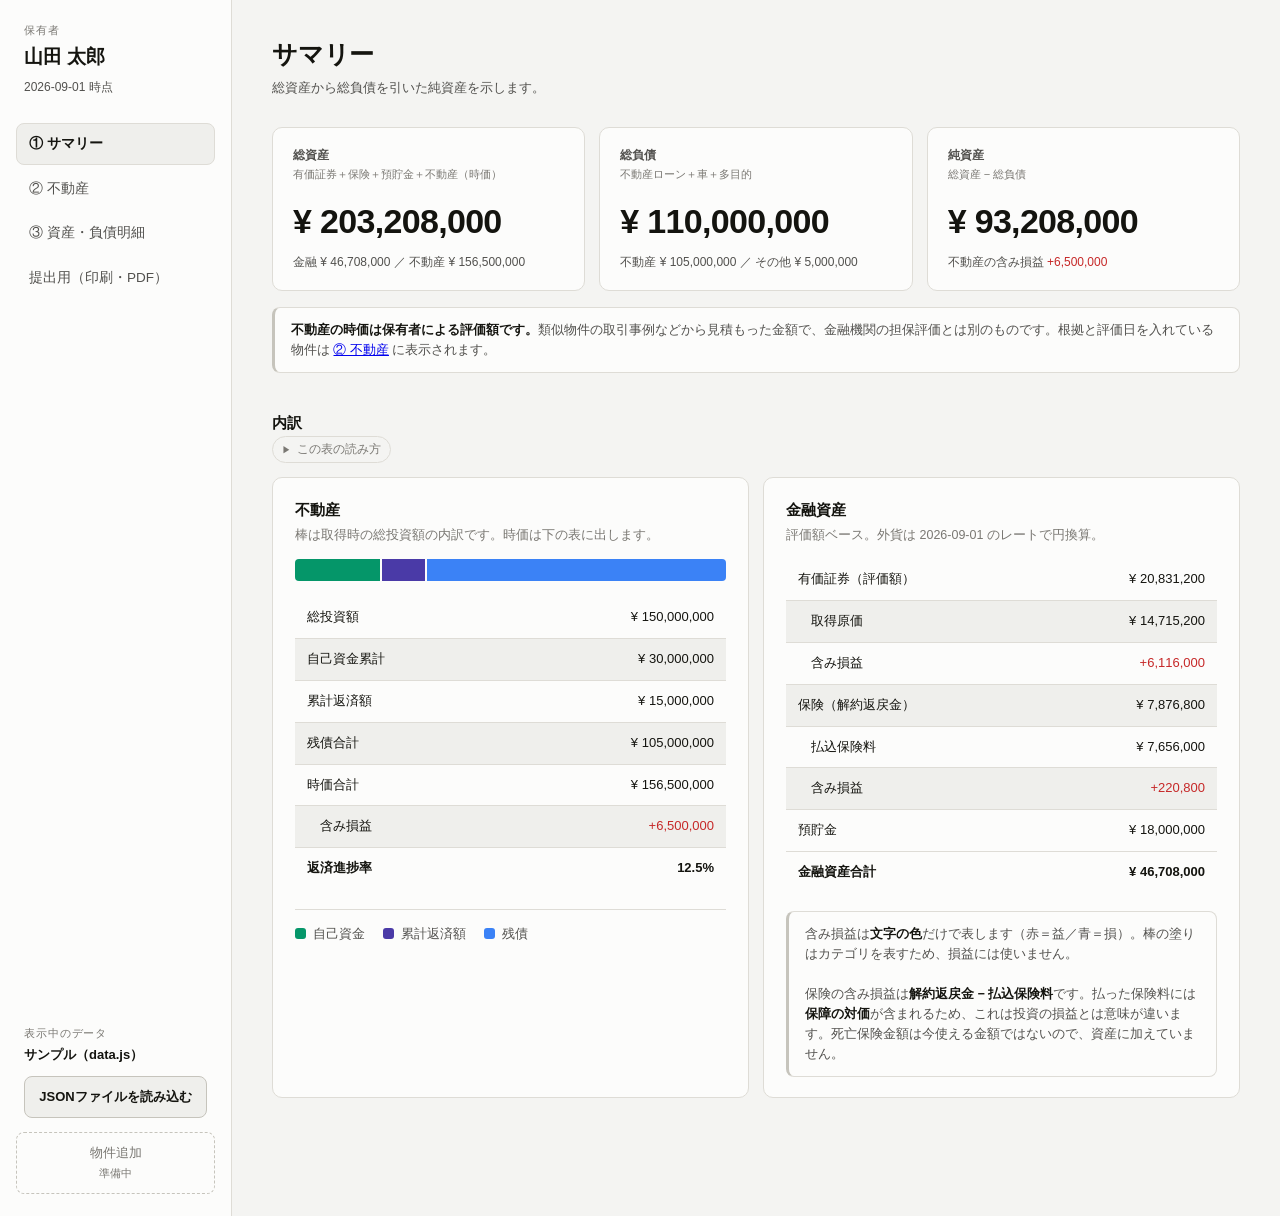
<file: mock/index.html>
<!DOCTYPE html>
<html lang="ja">
<head>
<meta charset="utf-8">
<meta name="viewport" content="width=device-width, initial-scale=1">
<title>① サマリー — 資産可視化ダッシュボード</title>
<link rel="stylesheet" href="styles.css">
</head>
<body>
<aside class="sidebar" id="sidebar"></aside>
<main>
  <h1>サマリー</h1>
  <p class="page-sub" id="sub"></p>

  <section>
    <div class="kpi-row" id="headline"></div>
    <div class="callout" id="headline-note"></div>
  </section>

  <section>
    <h2>内訳</h2>
    <p class="sec-note">不動産と金融資産は性質が違うため、合算せず別々に表示します。</p>
    <div class="kpi-row" style="grid-template-columns:repeat(auto-fit,minmax(330px,1fr))">
      <div class="card" id="block-re"></div>
      <div class="card" id="block-fin"></div>
    </div>
  </section>
</main>

<script src="data.js"></script>
<script src="app.js"></script>
<script>
(function () {
  const A = window.APP, D = A.D;
  document.getElementById("sidebar").innerHTML = A.sidebar("index.html");

  const finScope = '有価証券' + (A.INS.length ? '＋保険' : '') + '＋預貯金';
  const kpiFin =
    '<div class="kpi lg">' +
      '<div class="kpi-label">金融資産合計</div>' +
      '<div class="kpi-scope">' + finScope + '（不動産を含まない）</div>' +
      '<div class="kpi-value num">' + A.yen(A.FINANCIAL_ASSETS) + '</div>' +
      '<div class="kpi-sub">うち含み損益 ' + A.plHTML(A.FIN_PL) + '</div>' +
    '</div>';
  const kpiDebt =
    '<div class="kpi lg">' +
      '<div class="kpi-label">総負債</div>' +
      '<div class="kpi-scope">不動産ローン＋車＋多目的</div>' +
      '<div class="kpi-value num">' + A.yen(A.TOTAL_DEBT) + '</div>' +
      '<div class="kpi-sub">不動産 ' + A.yen(A.RE.balance) +
        ' ／ その他 ' + A.yen(A.OTHER_DEBT) + '</div>' +
    '</div>';

  if (A.NET_WORTH !== null) {
    /* 全物件に時価が入っている場合。資産と負債の範囲がそろうので引き算できる。 */
    document.getElementById("sub").textContent = "総資産から総負債を引いた純資産を示します。";
    document.getElementById("headline").innerHTML =
      '<div class="kpi lg">' +
        '<div class="kpi-label">総資産</div>' +
        '<div class="kpi-scope">' + finScope + '＋不動産（時価）</div>' +
        '<div class="kpi-value num">' + A.yen(A.TOTAL_ASSETS) + '</div>' +
        '<div class="kpi-sub">金融 ' + A.yen(A.FINANCIAL_ASSETS) +
          ' ／ 不動産 ' + A.yen(A.RE.marketValue) + '</div>' +
      '</div>' + kpiDebt +
      '<div class="kpi lg">' +
        '<div class="kpi-label">純資産</div>' +
        '<div class="kpi-scope">総資産 − 総負債</div>' +
        '<div class="kpi-value num">' + A.yen(A.NET_WORTH) + '</div>' +
        '<div class="kpi-sub">不動産の含み損益 ' + A.plHTML(A.RE.pl) + '</div>' +
      '</div>';
    document.getElementById("headline-note").innerHTML =
      '<b>不動産の時価は保有者による評価額です。</b>' +
      '類似物件の取引事例などから見積もった金額で、金融機関の担保評価とは別のものです。' +
      '根拠と評価日を入れている物件は <a href="realestate.html">② 不動産</a> に表示されます。';
  } else {
    /* 時価が欠けている場合。引き算すると純資産が実態より小さく出るので並置に留める。 */
    document.getElementById("sub").textContent = "金融資産と総負債を並べて確認します。";
    document.getElementById("headline").innerHTML = kpiFin + kpiDebt;
    document.getElementById("headline-note").innerHTML =
      '<b>この2つは足し引きしていません。</b>' +
      (A.RE.missingCount === A.D.realEstate.length
        ? '不動産の時価を入れていないため資産として金額を持たず、借入だけが総負債に含まれます。'
        : '時価が未入力の物件が ' + A.RE.missingCount + ' 件あるため、不動産を資産として数えていません。') +
      'この非対称のまま引き算すると純資産が実態より小さく出るため、合算せず並べています。' +
      '<br><br>全物件に時価を入れると、ここに<b>総資産と純資産</b>が出ます。';
  }

  /* 不動産ブロック */
  document.getElementById("block-re").innerHTML =
    '<h2>不動産</h2>' +
    '<p class="sec-note">' + (A.RE.allValued
      ? '棒は取得時の総投資額の内訳です。時価は下の表に出します。'
      : '時価を入れていないため、取得時の総投資額で表示します。') + '</p>' +
    A.stackedBar([
      { cls: "seg-equity", value: A.RE.ownFunds,         label: "自己資金" },
      { cls: "seg-repaid", value: A.RE.cumulativeRepaid, label: "累計返済額" },
      { cls: "seg-debt",   value: A.RE.balance,          label: "残債" }
    ]) +
    '<table style="margin-top:16px">' +
      '<tr><td>総投資額</td><td class="n num">' + A.yen(A.RE.totalInvestment) + '</td></tr>' +
      '<tr><td>自己資金累計</td><td class="n num">' + A.yen(A.RE.ownFunds) + '</td></tr>' +
      '<tr><td>累計返済額</td><td class="n num">' + A.yen(A.RE.cumulativeRepaid) + '</td></tr>' +
      '<tr><td>残債合計</td><td class="n num">' + A.yen(A.RE.balance) + '</td></tr>' +
      (A.RE.allValued
        ? '<tr><td>時価合計</td><td class="n num">' + A.yen(A.RE.marketValue) + '</td></tr>' +
          '<tr><td>　含み損益</td><td class="n">' + A.plHTML(A.RE.pl) + '</td></tr>'
        : '') +
      '<tr class="total-row"><td>返済進捗率</td><td class="n num">' +
        A.pct(A.RE.cumulativeRepaid, A.RE.principal) + '</td></tr>' +
    '</table>' +
    '<div class="legend">' +
      '<span><i class="swatch" style="background:var(--cat-equity)"></i>自己資金</span>' +
      '<span><i class="swatch" style="background:var(--cat-repaid)"></i>累計返済額</span>' +
      '<span><i class="swatch" style="background:var(--cat-debt)"></i>残債</span>' +
    '</div>';

  /* 金融資産ブロック */
  document.getElementById("block-fin").innerHTML =
    '<h2>金融資産</h2>' +
    '<p class="sec-note">評価額ベース。外貨は ' + A.D.asOf + ' のレートで円換算。</p>' +
    '<table>' +
      '<tr><td>有価証券（評価額）</td><td class="n num">' + A.yen(A.SEC_VALUE) + '</td></tr>' +
      '<tr><td>　取得原価</td><td class="n num">' + A.yen(A.SEC_COST) + '</td></tr>' +
      '<tr><td>　含み損益</td><td class="n">' + A.plHTML(A.SEC_PL) + '</td></tr>' +
      (A.INS.length
        ? '<tr><td>保険（解約返戻金）</td><td class="n num">' + A.yen(A.INS_VALUE) + '</td></tr>' +
          '<tr><td>　払込保険料</td><td class="n num">' + A.yen(A.INS_COST) + '</td></tr>' +
          '<tr><td>　含み損益</td><td class="n">' + A.plHTML(A.INS_PL) + '</td></tr>'
        : '') +
      '<tr><td>預貯金</td><td class="n num">' + A.yen(A.DEPOSITS) + '</td></tr>' +
      '<tr class="total-row"><td>金融資産合計</td><td class="n num">' +
        A.yen(A.FINANCIAL_ASSETS) + '</td></tr>' +
    '</table>' +
    '<div class="callout" style="margin-top:18px">' +
      '含み損益は<b>文字の色</b>だけで表します（赤＝益／青＝損）。' +
      '棒の塗りはカテゴリを表すため、損益には使いません。' +
      (A.INS.length
        ? '<br><br>保険の含み損益は<b>解約返戻金 − 払込保険料</b>です。' +
          '払った保険料には<b>保障の対価</b>が含まれるため、' +
          'これは投資の損益とは意味が違います。' +
          '死亡保険金額は今使える金額ではないので、資産に加えていません。'
        : '') +
    '</div>';

  A.foldNotes();
  A.initTooltip();
})();
</script>
</body>
</html>
</file>
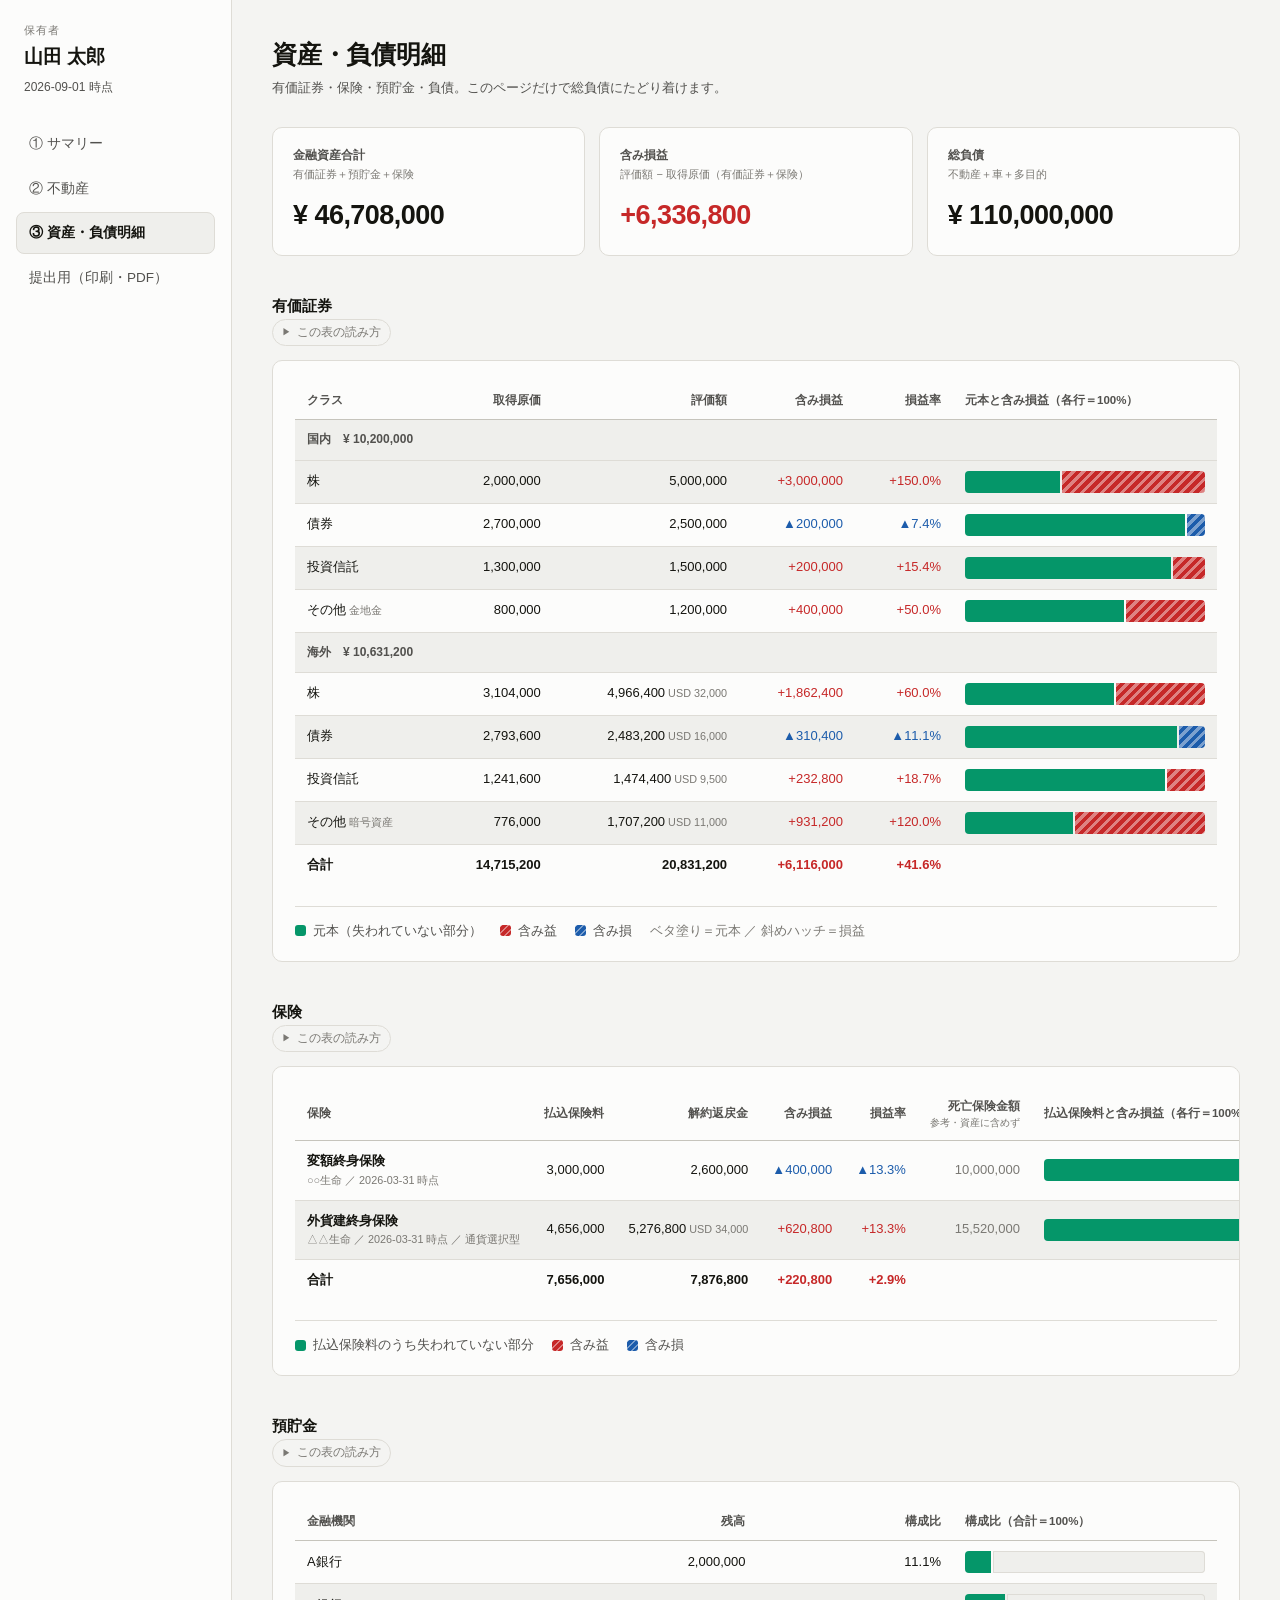
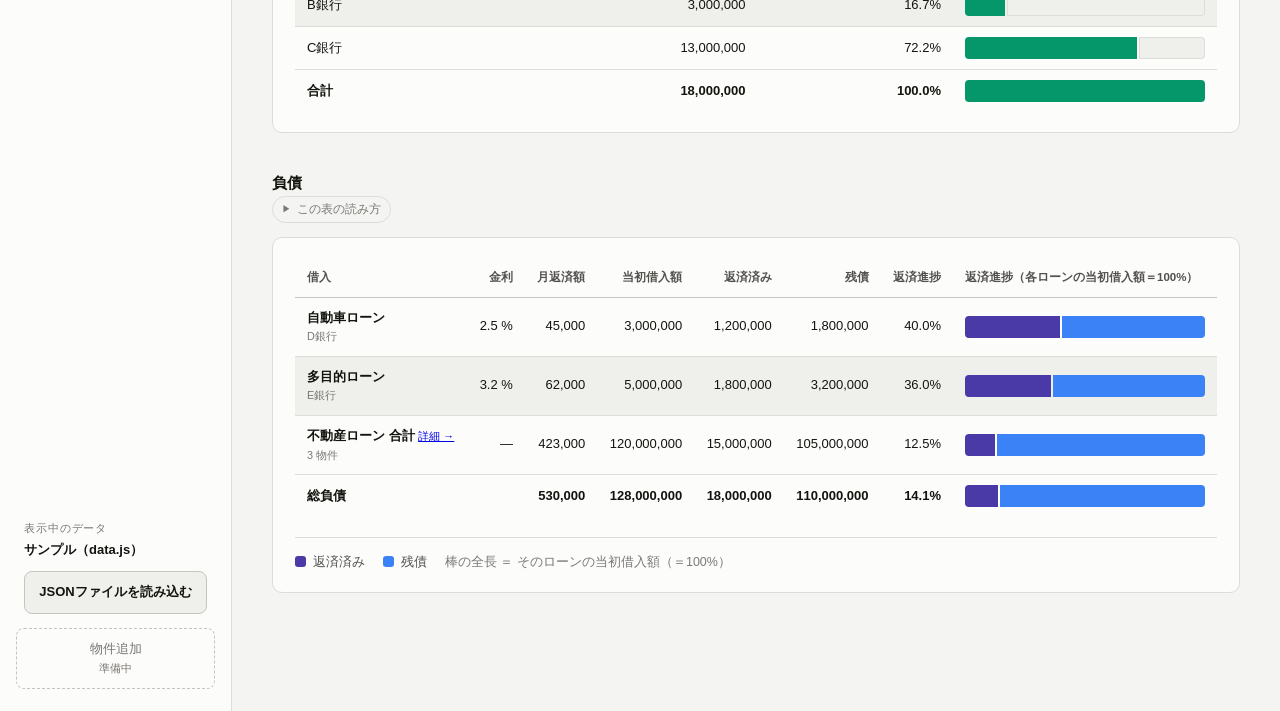
<file: mock/accounts.html>
<!DOCTYPE html>
<html lang="ja">
<head>
<meta charset="utf-8">
<meta name="viewport" content="width=device-width, initial-scale=1">
<title>③ 資産・負債明細 — 資産可視化ダッシュボード</title>
<link rel="stylesheet" href="styles.css">
</head>
<body>
<aside class="sidebar" id="sidebar"></aside>
<main>
  <h1>資産・負債明細</h1>
  <p class="page-sub">有価証券・保険・預貯金・負債。このページだけで総負債にたどり着けます。</p>

  <section>
    <div class="kpi-row" id="kpis"></div>
  </section>

  <section>
    <h2>有価証券</h2>
    <p class="sec-note">
      資産クラス別・評価額ベース。<b>緑＝元本のうち失われていない部分</b>、
      斜めハッチが損益です。<b>棒はどの行も同じ長さ</b>で、その行の取得原価と評価額の
      大きい方が100%です。含み損益が元本に対してどのくらいかを見るためのもので、
      クラス間の金額の大小は左の数字で読みます。
      「その他」は暗号資産・金・銀などの現物資産をまとめる器です（保険は下の「保険」に分けています）。
      外貨は元通貨で保持し、1&nbsp;USD&nbsp;=&nbsp;<span id="rate" class="num"></span>&nbsp;円で換算しています。
    </p>
    <div class="card table-wrap">
      <table id="sec"></table>
      <div class="legend">
        <span><i class="swatch" style="background:var(--cat-equity)"></i>元本（失われていない部分）</span>
        <span><i class="swatch swatch-gain"></i>含み益</span>
        <span><i class="swatch swatch-loss"></i>含み損</span>
        <span style="color:var(--text-muted)">ベタ塗り＝元本 ／ 斜めハッチ＝損益</span>
      </div>
    </div>
  </section>

  <section id="sec-insurance" hidden>
    <h2>保険</h2>
    <p class="sec-note">
      評価額には<b>解約返戻金</b>（今解約したら戻る額）を使います。他の資産と同じ
      「今これを現金にしたらいくらか」に答えるためです。取得原価にあたるのは<b>払込保険料累計</b>。
      棒の読み方は有価証券と同じで、斜めハッチが損益です（<b>どの行も同じ長さ</b>・各行が100%）。
      <b>払った保険料には保障の対価が含まれる</b>ため、この損益は投資の損益とは意味が違います。
      <b>死亡保険金額は資産に加えていません</b>（今使える金額ではないため・参考として右端に表示）。
    </p>
    <div class="card table-wrap">
      <table id="ins"></table>
      <div class="legend">
        <span><i class="swatch" style="background:var(--cat-equity)"></i>払込保険料のうち失われていない部分</span>
        <span><i class="swatch swatch-gain"></i>含み益</span>
        <span><i class="swatch swatch-loss"></i>含み損</span>
      </div>
    </div>
  </section>

  <section>
    <h2>預貯金</h2>
    <p class="sec-note">
      金融機関別。<b>棒の長さがそのまま構成比</b>です（トラック全体＝預貯金合計）。
    </p>
    <div class="card table-wrap">
      <table id="dep"></table>
    </div>
  </section>

  <section>
    <h2>負債</h2>
    <p class="sec-note">
      ローン単位で保持。<b>棒の全長は各ローンの当初借入額</b>で、どの行も同じ長さです。
      ローンの規模ではなく返済の進み具合を横並びで比較できます（規模は当初借入額の列で読めます）。
      不動産ローンは合計1行のみ再掲しています（物件別の内訳は
      <a href="realestate.html">② 不動産</a>）。
    </p>
    <div class="card table-wrap">
      <table id="debt"></table>
      <div class="legend">
        <span><i class="swatch" style="background:var(--cat-repaid)"></i>返済済み</span>
        <span><i class="swatch" style="background:var(--cat-debt)"></i>残債</span>
        <span style="color:var(--text-muted)">棒の全長 ＝ そのローンの当初借入額（＝100%）</span>
      </div>
    </div>
  </section>
</main>

<script src="data.js"></script>
<script src="app.js"></script>
<script>
(function () {
  const A = window.APP, D = A.D;
  document.getElementById("sidebar").innerHTML = A.sidebar("accounts.html");
  document.getElementById("rate").textContent = D.rates.USD;

  document.getElementById("kpis").innerHTML =
    '<div class="kpi"><div class="kpi-label">金融資産合計</div>' +
      '<div class="kpi-scope">有価証券＋預貯金' + (A.INS.length ? '＋保険' : '') + '</div>' +
      '<div class="kpi-value num">' + A.yen(A.FINANCIAL_ASSETS) + '</div></div>' +
    '<div class="kpi"><div class="kpi-label">含み損益</div>' +
      '<div class="kpi-scope">評価額 − 取得原価' + (A.INS.length ? '（有価証券＋保険）' : '') + '</div>' +
      '<div class="kpi-value">' + A.plHTML(A.FIN_PL) + '</div></div>' +
    '<div class="kpi"><div class="kpi-label">総負債</div>' +
      '<div class="kpi-scope">不動産＋車＋多目的</div>' +
      '<div class="kpi-value num">' + A.yen(A.TOTAL_DEBT) + '</div></div>';

  /* ================= 有価証券 =================
     国内・海外とも 株 / 債券 / 投資信託 / その他 の4行を常に表示する。
     棒は「最大クラス」を基準にスケールし、クラス間の大小を比較できるようにする。 */
  const CLASSES = ["株", "債券", "投資信託", "その他"];
  const REGION  = { domestic: "国内", overseas: "海外" };
  const find = (r, c) => A.SEC.find(s => s.region === r && s.assetClass === c);
  /* 棒はどの行も同じ長さ（その行の max(取得原価, 評価額) ＝ 100%）。
     最大クラス基準だと小さいクラスが潰れて含み損益が読めなかったため。
     クラス間の大小は金額の列で読む。負債の表と同じ考え方。 */
  const rowMax = s => Math.max(s.valueJPY, s.costJPY);

  let secBody = "";
  Object.keys(REGION).forEach(region => {
    const rows = A.SEC.filter(s => s.region === region);
    secBody += '<tr class="group-row"><td colspan="6">' + REGION[region] +
               '　<span class="num">' + A.yen(A.sum(rows, s => s.valueJPY)) + '</span></td></tr>';
    secBody += CLASSES.map(cls => {
      const s = find(region, cls);
      const name = cls + (s && s.note ? '<small style="color:var(--text-muted)"> ' + s.note + '</small>' : "");
      if (!s) {
        return '<tr><td>' + name + '</td>' +
          '<td class="n">—</td><td class="n">—</td><td class="n">—</td><td class="n">—</td>' +
          '<td>' + A.plBar(0, 0, 1, "") + '</td></tr>';
      }
      const native = s.currency === "JPY" ? "" :
        '<small style="color:var(--text-muted)"> ' + s.currency + " " + A.plain(s.marketValue) + "</small>";
      return '<tr>' +
        '<td>' + name + '</td>' +
        '<td class="n num">' + A.plain(s.costJPY) + '</td>' +
        '<td class="n num">' + A.plain(s.valueJPY) + native + '</td>' +
        '<td class="n">' + A.plHTML(s.plJPY) + '</td>' +
        '<td class="n">' + A.plPctHTML(s.plJPY, s.costJPY) + '</td>' +
        '<td>' + A.plBar(s.costJPY, s.valueJPY, rowMax(s),
            REGION[region] + " " + cls) + '</td>' +
      '</tr>';
    }).join("");
  });
  document.getElementById("sec").innerHTML =
    '<thead><tr><th>クラス</th><th class="n">取得原価</th><th class="n">評価額</th>' +
    '<th class="n">含み損益</th><th class="n">損益率</th>' +
    '<th class="bar-col">元本と含み損益（各行＝100%）</th></tr></thead>' +
    '<tbody>' + secBody +
    '<tr class="total-row"><td>合計</td>' +
      '<td class="n num">' + A.plain(A.SEC_COST) + '</td>' +
      '<td class="n num">' + A.plain(A.SEC_VALUE) + '</td>' +
      '<td class="n">' + A.plHTML(A.SEC_PL) + '</td>' +
      '<td class="n">' + A.plPctHTML(A.SEC_PL, A.SEC_COST) + '</td>' +
      '<td></td></tr></tbody>';

  /* ================= 保険 =================
     棒は有価証券と同じ plBar（ベタ塗り＝元本 / 斜めハッチ＝損益）。
     契約が無いときはセクションごと隠す。 */
  if (A.INS.length) {
    document.getElementById("sec-insurance").hidden = false;
    /* 保険も各行100%。契約ごとの規模は金額の列で読む。 */
    const hasDeath = A.INS.some(x => x.deathBenefit);
    document.getElementById("ins").innerHTML =
      '<thead><tr><th>保険</th><th class="n">払込保険料</th><th class="n">解約返戻金</th>' +
      '<th class="n">含み損益</th><th class="n">損益率</th>' +
      (hasDeath ? '<th class="n">死亡保険金額<small style="display:block;font-weight:400;color:var(--text-muted)">参考・資産に含めず</small></th>' : '') +
      '<th class="bar-col">払込保険料と含み損益（各行＝100%）</th></tr></thead><tbody>' +
      A.INS.map(x => {
        const sub = [x.insurer, x.valuedAt ? x.valuedAt + " 時点" : null, x.note]
          .filter(Boolean).join(" ／ ");
        const native = x.currency === "JPY" ? "" :
          '<small style="color:var(--text-muted)"> ' + x.currency + " " + A.plain(x.surrenderValue) + "</small>";
        return '<tr><td><b>' + x.name + '</b>' +
          (sub ? '<small style="display:block;font-weight:400;color:var(--text-muted)">' + sub + '</small>' : "") +
          '</td>' +
          '<td class="n num">' + A.plain(x.costJPY) + '</td>' +
          '<td class="n num">' + A.plain(x.valueJPY) + native + '</td>' +
          '<td class="n">' + A.plHTML(x.plJPY) + '</td>' +
          '<td class="n">' + A.plPctHTML(x.plJPY, x.costJPY) + '</td>' +
          (hasDeath ? '<td class="n num" style="color:var(--text-muted)">' +
            (x.deathBenefit ? A.plain(x.deathBenefit * (A.D.rates[x.currency] || 1)) : "—") + '</td>' : '') +
          '<td>' + A.plBar(x.costJPY, x.valueJPY, Math.max(x.costJPY, x.valueJPY), x.name) + '</td></tr>';
      }).join("") +
      '<tr class="total-row"><td>合計</td>' +
        '<td class="n num">' + A.plain(A.INS_COST) + '</td>' +
        '<td class="n num">' + A.plain(A.INS_VALUE) + '</td>' +
        '<td class="n">' + A.plHTML(A.INS_PL) + '</td>' +
        '<td class="n">' + A.plPctHTML(A.INS_PL, A.INS_COST) + '</td>' +
        (hasDeath ? '<td></td>' : '') +
        '<td></td></tr></tbody>';
  }

  /* ================= 預貯金 =================
     棒は「預貯金合計」を基準にする。棒の長さと構成比の分母を一致させ、
     同じ行の中に分母が2つある状態を解消する。 */
  document.getElementById("dep").innerHTML =
    '<thead><tr><th>金融機関</th><th class="n">残高</th><th class="n">構成比</th>' +
    '<th class="bar-col">構成比（合計＝100%）</th></tr></thead><tbody>' +
    D.deposits.map(d =>
      '<tr><td>' + d.bank + '</td>' +
      '<td class="n num">' + A.plain(d.amount) + '</td>' +
      '<td class="n num">' + A.pct(d.amount, A.DEPOSITS) + '</td>' +
      '<td>' + A.valueBar(d.amount, A.DEPOSITS,
          d.bank + "<br><b>" + A.yen(d.amount) + "</b><br>全体の " +
          A.pct(d.amount, A.DEPOSITS)) + '</td></tr>'
    ).join("") +
    '<tr class="total-row"><td>合計</td><td class="n num">' + A.plain(A.DEPOSITS) +
      '</td><td class="n num">100.0%</td>' +
      '<td>' + A.valueBar(A.DEPOSITS, A.DEPOSITS, "預貯金合計<br><b>" +
          A.yen(A.DEPOSITS) + "</b>") + '</td></tr></tbody>';

  /* ================= 負債 =================
     棒の全長 = 当初借入額。その内訳が 返済済み / 残債。
     最大ローンを基準にスケールし、ローン間の規模差が見えるようにする。 */
  const debtRows = D.otherLoans.map(l => ({
    name: l.name, lender: l.lender, rate: l.rate.toFixed(1) + " %",
    monthly: l.monthlyRepayment, principal: l.principal,
    repaid: l.principal - l.balance, balance: l.balance, link: null
  }));
  debtRows.push({
    name: "不動産ローン 合計", lender: D.realEstate.length + " 物件", rate: "—",
    monthly: A.sum(D.realEstate, p => p.loan.monthlyRepayment),
    principal: A.RE.principal, repaid: A.RE.cumulativeRepaid, balance: A.RE.balance,
    link: "realestate.html"
  });
  document.getElementById("debt").innerHTML =
    '<thead><tr><th>借入</th><th class="n">金利</th><th class="n">月返済額</th>' +
    '<th class="n">当初借入額</th><th class="n">返済済み</th><th class="n">残債</th>' +
    '<th class="n">返済進捗</th>' +
    '<th class="bar-col">返済進捗（各ローンの当初借入額＝100%）</th></tr></thead><tbody>' +
    debtRows.map(r =>
      '<tr><td><b>' + r.name + '</b>' +
        (r.link ? ' <a href="' + r.link + '" style="font-size:11px">詳細 →</a>' : "") +
        '<small style="display:block;font-weight:400;color:var(--text-muted)">' + r.lender + '</small></td>' +
      '<td class="n num">' + r.rate + '</td>' +
      '<td class="n num">' + A.plain(r.monthly) + '</td>' +
      '<td class="n num">' + A.plain(r.principal) + '</td>' +
      '<td class="n num">' + A.plain(r.repaid) + '</td>' +
      '<td class="n num">' + A.plain(r.balance) + '</td>' +
      '<td class="n num">' + A.pct(r.repaid, r.principal) + '</td>' +
      '<td>' + A.stackedBar([
        { cls: "seg-repaid", value: r.repaid,  label: r.name + " 返済済み" },
        { cls: "seg-debt",   value: r.balance, label: r.name + " 残債" }
      ], r.principal) + '</td></tr>'
    ).join("") +
    '<tr class="total-row"><td>総負債</td><td></td>' +
      '<td class="n num">' + A.plain(A.sum(debtRows, r => r.monthly)) + '</td>' +
      '<td class="n num">' + A.plain(A.sum(debtRows, r => r.principal)) + '</td>' +
      '<td class="n num">' + A.plain(A.sum(debtRows, r => r.repaid)) + '</td>' +
      '<td class="n num">' + A.plain(A.TOTAL_DEBT) + '</td>' +
      '<td class="n num">' + A.pct(A.sum(debtRows, r => r.repaid), A.sum(debtRows, r => r.principal)) + '</td>' +
      '<td>' + A.stackedBar([
        { cls: "seg-repaid", value: A.sum(debtRows, r => r.repaid),  label: "全ローン 返済済み" },
        { cls: "seg-debt",   value: A.TOTAL_DEBT,                    label: "全ローン 残債" }
      ], A.sum(debtRows, r => r.principal)) + '</td></tr></tbody>';

  A.foldNotes();
  A.initTooltip();
})();
</script>
</body>
</html>
</file>
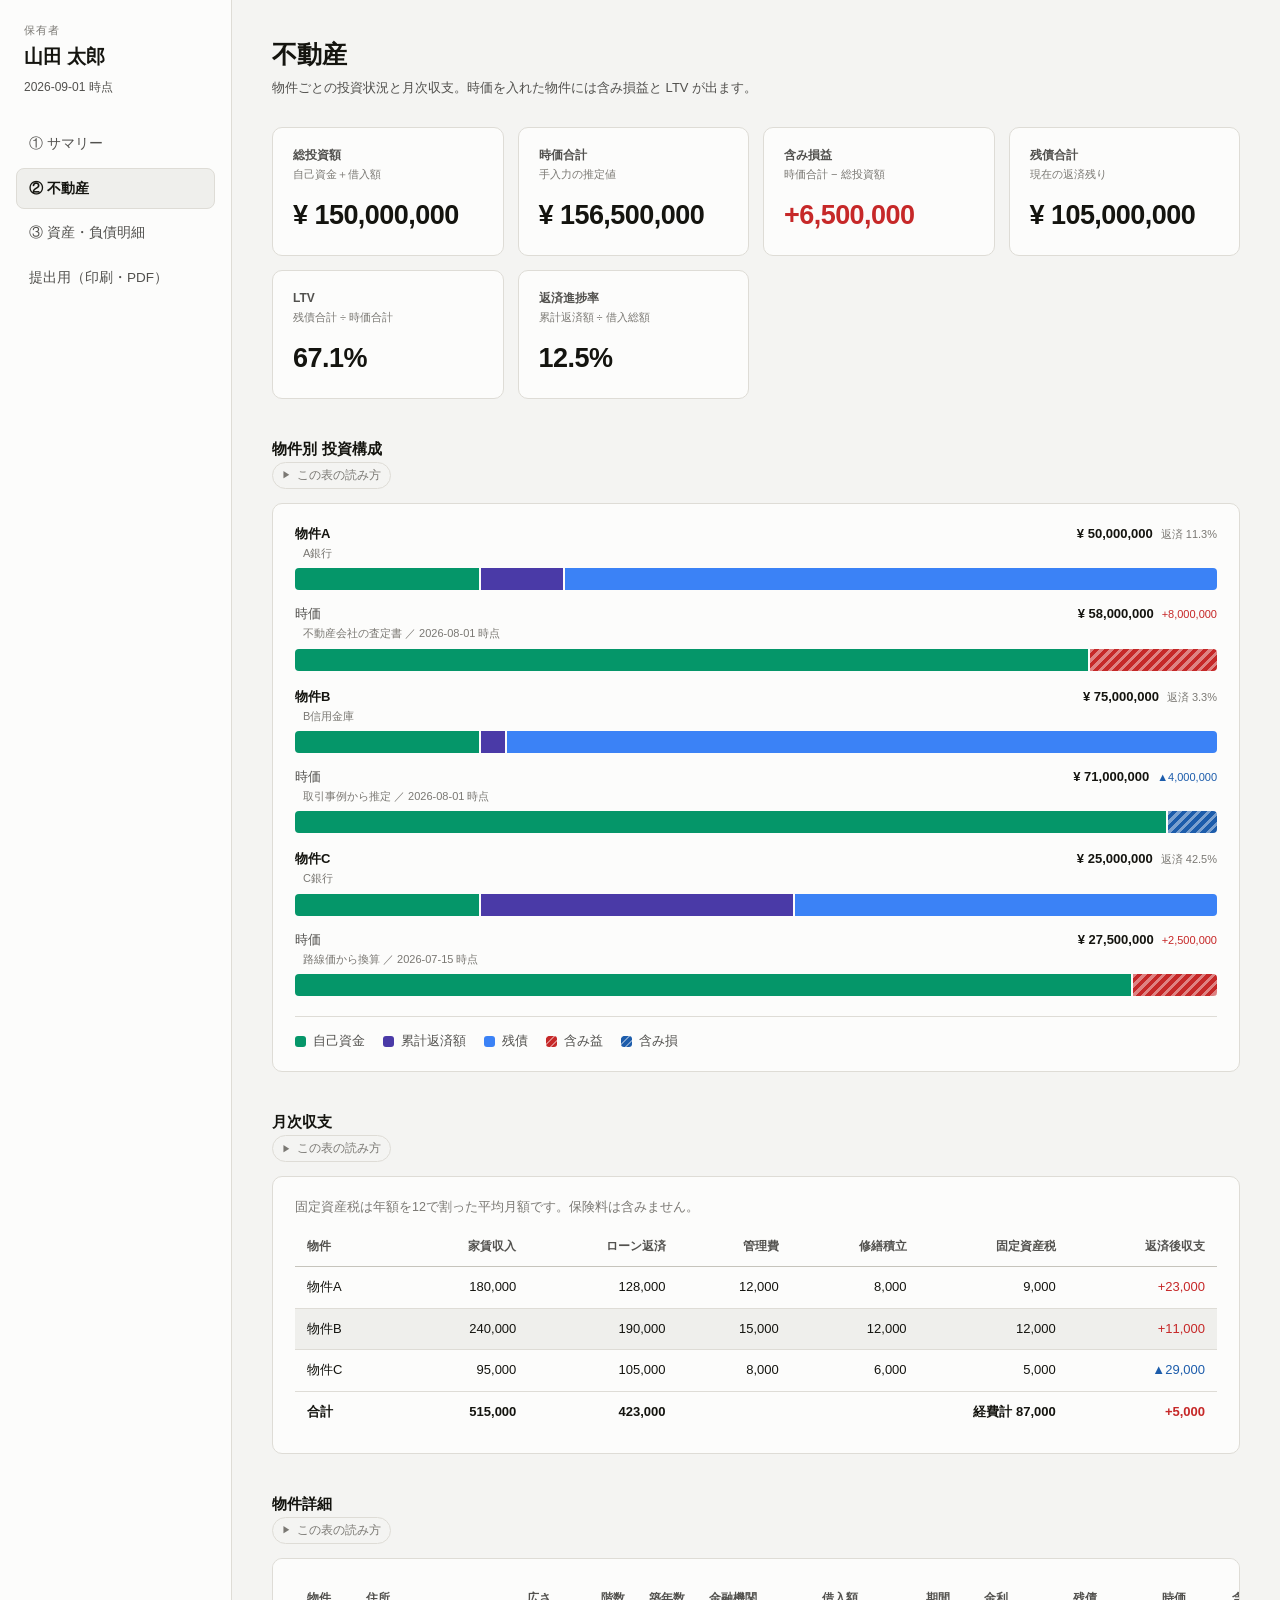
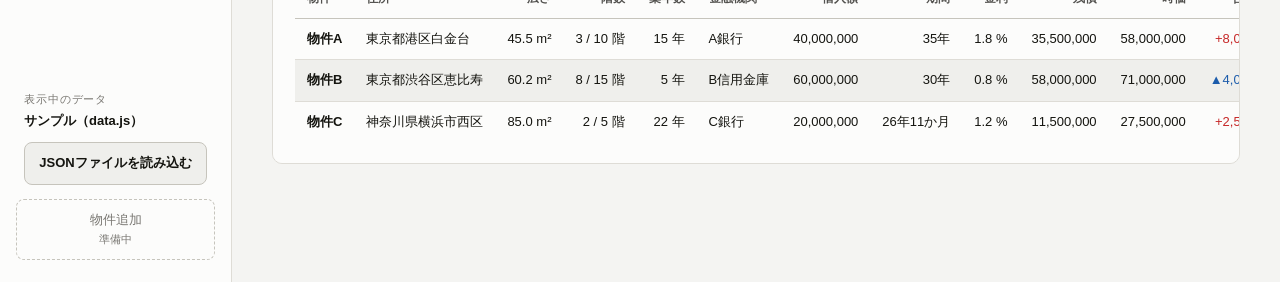
<file: mock/realestate.html>
<!DOCTYPE html>
<html lang="ja">
<head>
<meta charset="utf-8">
<meta name="viewport" content="width=device-width, initial-scale=1">
<title>② 不動産 — 資産可視化ダッシュボード</title>
<link rel="stylesheet" href="styles.css">
</head>
<body>
<aside class="sidebar" id="sidebar"></aside>
<main>
  <h1>不動産</h1>
  <p class="page-sub">物件ごとの投資状況と月次収支。時価を入れた物件には含み損益と LTV が出ます。</p>

  <section>
    <div class="kpi-row" id="kpis"></div>
  </section>

  <section>
    <h2>物件別 投資構成</h2>
    <p class="sec-note"><b>棒はどの物件も同じ長さ</b>で、その物件の総投資額が100%です。自己資金・累計返済額・残債の割合、つまり<b>返済がどこまで進んだか</b>を横に並べて比べます。物件の規模は棒の右の金額で読みます。時価を入れた物件には、その下に時価の棒が出ます。</p>
    <div class="card">
      <div class="bars" id="bars"></div>
      <div class="legend">
        <span><i class="swatch" style="background:var(--cat-equity)"></i>自己資金</span>
        <span><i class="swatch" style="background:var(--cat-repaid)"></i>累計返済額</span>
        <span><i class="swatch" style="background:var(--cat-debt)"></i>残債</span>
        <span><i class="swatch swatch-gain"></i>含み益</span>
        <span><i class="swatch swatch-loss"></i>含み損</span>
      </div>
    </div>
  </section>

  <section>
    <h2>月次収支</h2>
    <p class="sec-note">返済後収支 ＝ 家賃収入 − ローン返済 − 経費（管理費・修繕積立・固定資産税）。金額はすべて月額。</p>
    <div class="card table-wrap">
      <table id="cf">
        <caption>固定資産税は年額を12で割った平均月額です。保険料は含みません。</caption>
      </table>
    </div>
  </section>

  <section>
    <h2>物件詳細</h2>
    <p class="sec-note">行が物件、列が属性。物件が増えても縦に伸びます。</p>
    <div class="card table-wrap">
      <table id="detail"></table>
    </div>
  </section>
</main>

<script src="data.js"></script>
<script src="app.js"></script>
<script>
(function () {
  const A = window.APP, D = A.D;
  document.getElementById("sidebar").innerHTML = A.sidebar("realestate.html");

  /* KPI */
  const kpis = [["総投資額", A.yen(A.RE.totalInvestment), "自己資金＋借入額"]];
  if (A.RE.valuedCount) {
    kpis.push(["時価合計",
      A.yen(A.RE.marketValue) + (A.RE.allValued ? "" :
        '<small style="display:block;font-size:11px;font-weight:400;color:var(--text-muted)">' +
        A.RE.valuedCount + " / " + A.D.realEstate.length + " 物件ぶん</small>"),
      "手入力の推定値"]);
  }
  if (A.RE.allValued) {
    kpis.push(["含み損益", A.plHTML(A.RE.pl), "時価合計 − 総投資額"]);
  }
  kpis.push(["残債合計", A.yen(A.RE.balance), "現在の返済残り"]);
  if (A.RE.ltv !== null) {
    kpis.push(["LTV", A.pct(A.RE.balance, A.RE.marketValue), "残債合計 ÷ 時価合計"]);
  }
  kpis.push(["返済進捗率", A.pct(A.RE.cumulativeRepaid, A.RE.principal), "累計返済額 ÷ 借入総額"]);
  document.getElementById("kpis").innerHTML = kpis.map(([l, v, sc]) =>
      '<div class="kpi"><div class="kpi-label">' + l + '</div>' +
      '<div class="kpi-scope">' + sc + '</div>' +
      '<div class="kpi-value num">' + v + '</div></div>'
    ).join("");

  /* 積み上げ横棒（全物件で同じスケール = 最大の総投資額） */
  /* 棒はどの物件も同じ長さ。投資構成は「その物件の総投資額＝100%」、
     時価は「その物件の max(総投資額, 時価) ＝ 100%」。
     物件ごとに縮尺を変えるのは、規模の違う物件が並ぶと小さい方が潰れて
     返済の進み具合が読めなくなるため（負債の表と同じ考え方）。
     金額そのものは棒の上の数字で読む。 */
  document.getElementById("bars").innerHTML = D.realEstate.map(p =>
    '<div class="bar-row">' +
      '<div class="bar-head">' +
        '<div class="bar-name">' + p.name + '<small>' + p.loan.lender + '</small></div>' +
        '<div class="bar-total num">' + A.yen(p.totalInvestment) +
          '<small>返済 ' + A.pct(p.loan.cumulativeRepaid, p.loan.principal) + '</small></div>' +
      '</div>' +
      A.stackedBar([
        { cls: "seg-equity", value: p.ownFunds,              label: p.name + " 自己資金" },
        { cls: "seg-repaid", value: p.loan.cumulativeRepaid, label: p.name + " 累計返済額" },
        { cls: "seg-debt",   value: p.loan.balance,          label: p.name + " 残債" }
      ], p.totalInvestment) +
      (A.equity(p)
        ? '<div class="bar-head" style="margin-top:8px">' +
            '<div class="bar-name" style="font-weight:400;color:var(--text-secondary)">時価' +
              (p.valuedAt || p.valuationBasis
                ? '<small>' + [p.valuationBasis, p.valuedAt ? p.valuedAt + " 時点" : null]
                    .filter(Boolean).join(" ／ ") + '</small>'
                : '') +
            '</div>' +
            '<div class="bar-total num">' + A.yen(p.marketValue) +
              '<small>' + A.plHTML(A.equity(p).pl) + '</small></div>' +
          '</div>' +
          A.plBar(p.totalInvestment, p.marketValue,
            Math.max(p.totalInvestment, p.marketValue), p.name + " 総投資額と時価")
        : '') +
    '</div>'
  ).join("");

  /* 月次収支テーブル */
  const cfRows = D.realEstate.map(p => {
    const c = A.cashflow(p);
    return '<tr><td>' + p.name + '</td>' +
      '<td class="n num">' + A.plain(c.rentIncome) + '</td>' +
      '<td class="n num">' + A.plain(c.repayment) + '</td>' +
      '<td class="n num">' + A.plain(c.managementFee) + '</td>' +
      '<td class="n num">' + A.plain(c.repairReserve) + '</td>' +
      '<td class="n num">' + A.plain(c.propertyTax) + '</td>' +
      '<td class="n">' + A.plHTML(c.net) + '</td></tr>';
  }).join("");
  document.getElementById("cf").innerHTML +=
    '<thead><tr><th>物件</th><th class="n">家賃収入</th><th class="n">ローン返済</th>' +
    '<th class="n">管理費</th><th class="n">修繕積立</th><th class="n">固定資産税</th>' +
    '<th class="n">返済後収支</th></tr></thead><tbody>' + cfRows +
    '<tr class="total-row"><td>合計</td>' +
      '<td class="n num">' + A.plain(A.CF_TOTAL.rentIncome) + '</td>' +
      '<td class="n num">' + A.plain(A.CF_TOTAL.repayment) + '</td>' +
      '<td class="n num" colspan="3" style="text-align:right">経費計 ' + A.plain(A.CF_TOTAL.expenses) + '</td>' +
      '<td class="n">' + A.plHTML(A.CF_TOTAL.net) + '</td></tr></tbody>';

  /* 物件詳細（行＝物件、列＝属性） */
  const anyValued = D.realEstate.some(p => A.equity(p));
  const cols = [
    ["住所",     p => p.address || "—"],
    ["広さ",     p => p.areaSqm.toFixed(1) + " m²", 1],
    ["階数",     p => p.floor || "—", 1],
    ["築年数",   p => p.ageYears + " 年", 1],
    ["金融機関", p => p.loan.lender],
    ["借入額",   p => A.plain(p.loan.principal), 1],
    ["期間",     p => A.fmtTerm(p.loan.termMonths), 1],
    ["金利",     p => p.loan.rate.toFixed(1) + " %", 1],
    ["残債",     p => A.plain(p.loan.balance), 1]
  ];
  if (anyValued) {
    cols.push(["時価", p => A.equity(p) ? A.plain(p.marketValue) : "—", 1]);
    cols.push(["含み損益", p => A.equity(p) ? A.plHTML(A.equity(p).pl) : "—", 1]);
    cols.push(["LTV", p => {
      const e = A.equity(p);
      return e && e.ltv !== null ? A.pct(p.loan.balance, p.marketValue) : "—";
    }, 1]);
  }
  document.getElementById("detail").innerHTML =
    '<thead><tr><th>物件</th>' +
      cols.map(c => '<th' + (c[2] ? ' class="n"' : '') + '>' + c[0] + '</th>').join("") +
    '</tr></thead><tbody>' +
    D.realEstate.map(p =>
      '<tr><td><b>' + p.name + '</b></td>' +
      cols.map(c => '<td' + (c[2] ? ' class="n num"' : '') + '>' + c[1](p) + '</td>').join("") +
      '</tr>'
    ).join("") + '</tbody>';

  A.foldNotes();
  A.initTooltip();
})();
</script>
</body>
</html>
</file>
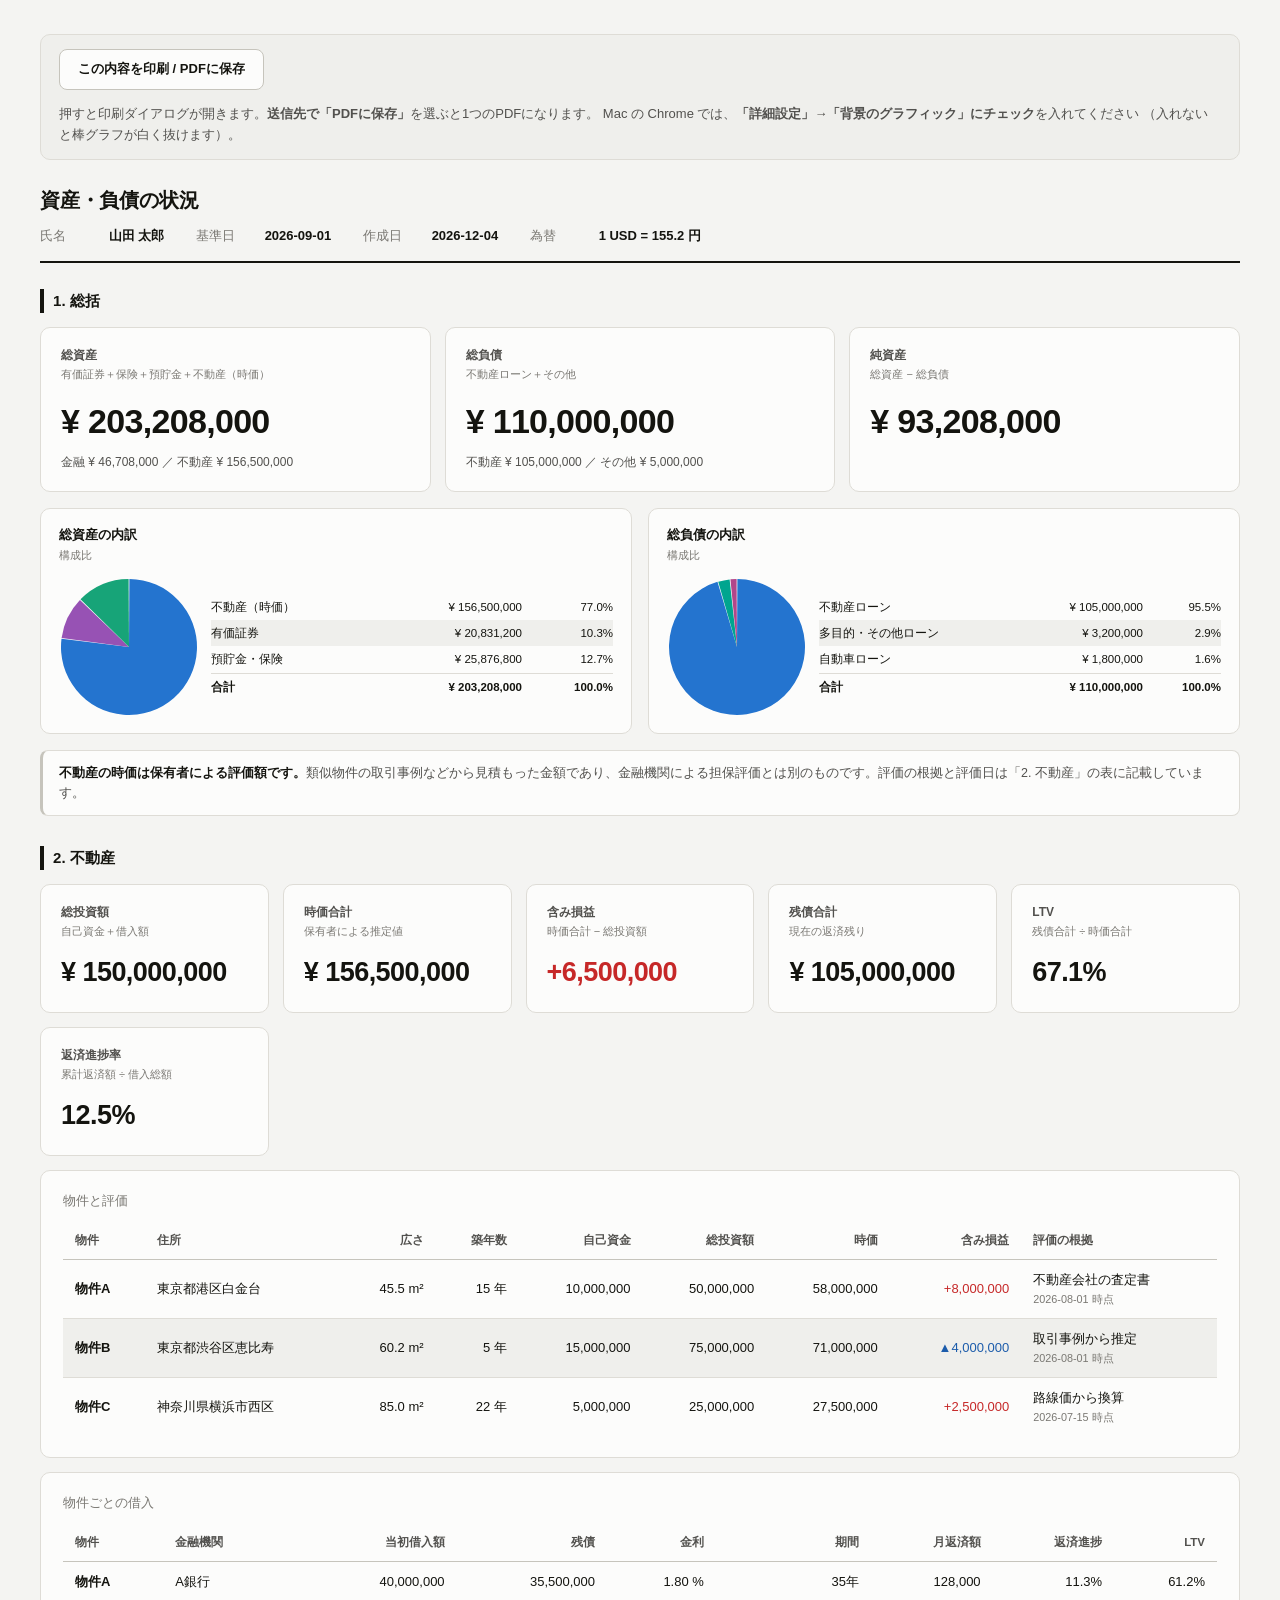
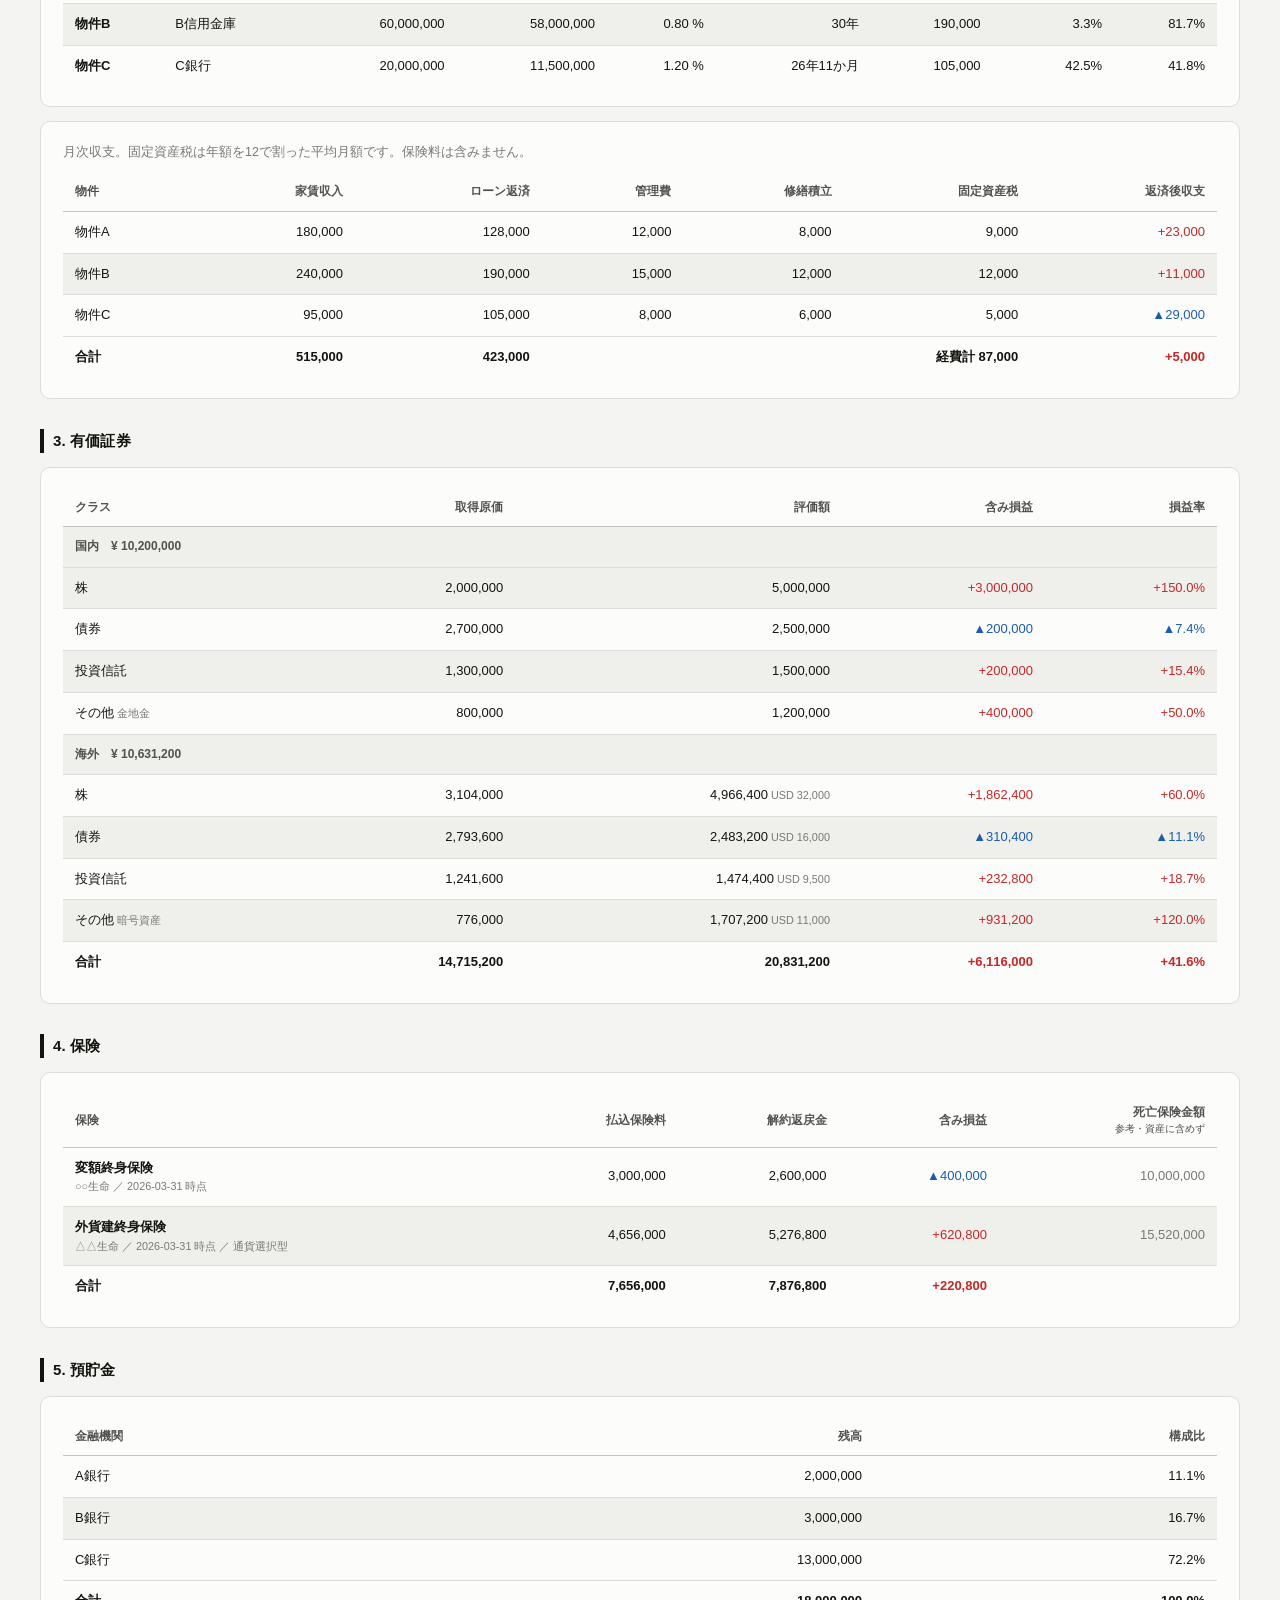
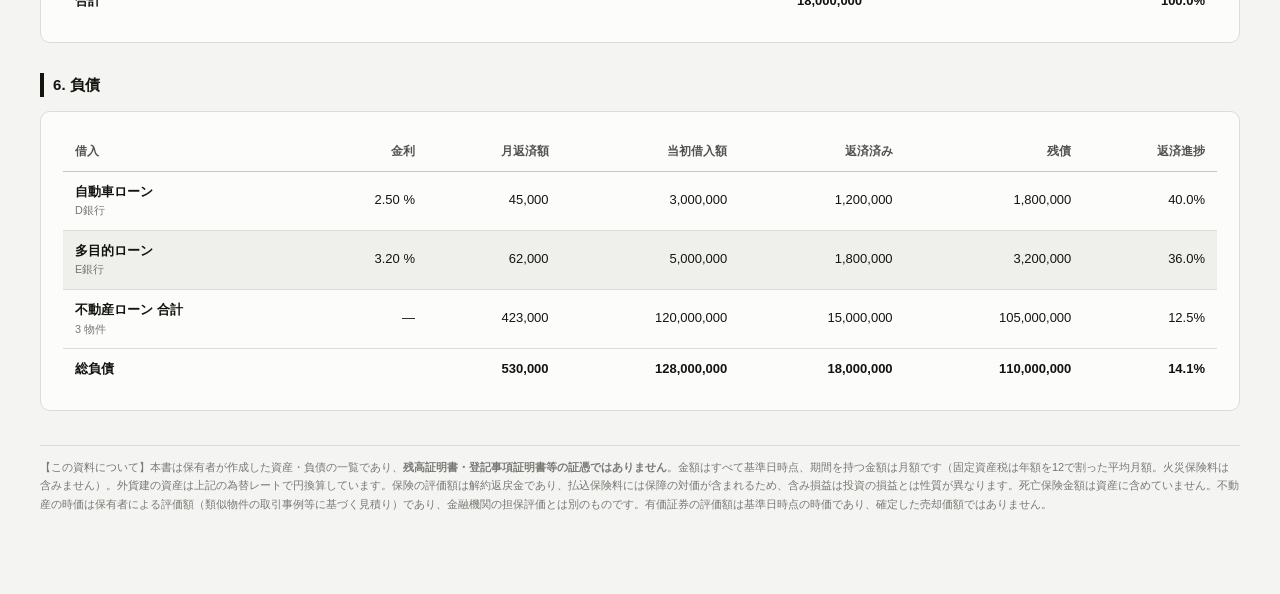
<file: mock/report.html>
<!DOCTYPE html>
<html lang="ja">
<head>
<meta charset="utf-8">
<meta name="viewport" content="width=device-width, initial-scale=1">
<title>提出用 — 資産可視化ダッシュボード</title>
<link rel="stylesheet" href="styles.css">
<style>
/* 提出用の紙面まわり。画面では「印刷イメージ」として同じ見た目を出す。 */
.report-head {
  border-bottom: 2px solid var(--text-primary);
  padding-bottom: 14px;
  margin-bottom: 26px;
}
.report-title { font-size: 20px; font-weight: 700; margin: 0 0 10px; }
.report-meta { display: flex; flex-wrap: wrap; gap: 6px 32px; font-size: 13px; }
.report-meta div { display: flex; gap: 10px; }
.report-meta dt { color: var(--text-muted); min-width: 4.5em; }
.report-meta dd { margin: 0; font-weight: 600; }
.report-foot {
  margin-top: 34px;
  padding-top: 12px;
  border-top: 1px solid var(--border);
  font-size: 11px;
  color: var(--text-muted);
  line-height: 1.7;
}
.report-actions {
  display: flex;
  align-items: center;
  gap: 14px;
  flex-wrap: wrap;
  background: var(--surface-2);
  border: 1px solid var(--border);
  border-radius: var(--radius);
  padding: 14px 18px;
  margin-bottom: 24px;
}
.report-actions p { margin: 0; font-size: 13px; color: var(--text-secondary); }
.btn-print {
  padding: 9px 18px;
  border-radius: 8px;
  border: 1px solid var(--border-strong);
  background: var(--surface-1);
  color: var(--text-primary);
  font: inherit;
  font-size: 13px;
  font-weight: 700;
  cursor: pointer;
}
.btn-print:hover { border-color: var(--focus); }
.report-section { margin-bottom: 30px; }
.pie-row {
  display: grid;
  grid-template-columns: repeat(auto-fit, minmax(330px, 1fr));
  gap: 16px;
  margin-top: 16px;
}
.pie-card {
  background: var(--surface-1);
  border: 1px solid var(--border);
  border-radius: var(--radius);
  padding: 16px 18px;
}
.pie-card h3 { font-size: 13px; margin: 0 0 2px; }
.pie-card .pie-sub { font-size: 11px; color: var(--text-muted); margin: 0 0 12px; }
/* 円と凡例は必ず横並び。折り返すと2つの円でレイアウトが食い違う。 */
.pie-body { display: flex; align-items: center; gap: 12px; flex-wrap: nowrap; }
.pie-body svg { flex: 0 0 auto; }
.pie-legend { flex: 1 1 0; min-width: 0; font-size: 11.5px; border-collapse: collapse; }
.pie-legend td { padding: 4px 0; border: none; white-space: nowrap; }
.pie-legend td + td { padding-left: 10px; }
.pie-legend td:first-child { white-space: normal; }
.pie-legend .swatch { flex: 0 0 auto; }
.pie-legend .total-row td { border-top: 1px solid var(--border); font-weight: 700; }
.pie-none { font-size: 12px; color: var(--text-secondary); line-height: 1.8; }
.pie-none b { color: var(--text-primary); }
@media print { .pie-card { break-inside: avoid; } }
.report-section > h2 {
  font-size: 15px;
  border-left: 4px solid var(--text-primary);
  padding-left: 9px;
  margin: 0 0 14px;
}
@media print {
  .report-actions { display: none !important; }
  /* 節ごとに改頁すると余白だらけの厚い束になるので、流し込みにする。
     割れて困るもの（カード・表の行）だけ break-inside で守る。 */
  .report-section { break-inside: auto; margin-bottom: 18px; }
  .report-section > h2 { break-after: avoid; }
  .report-head { break-after: avoid; }
  .report-foot { break-before: avoid; }
}
</style>
</head>
<body>
<main style="max-width:none">
  <div class="report-actions">
    <button type="button" class="btn-print" id="print">この内容を印刷 / PDFに保存</button>
    <p>
      押すと印刷ダイアログが開きます。<b>送信先で「PDFに保存」</b>を選ぶと1つのPDFになります。
      Mac の Chrome では、<b>「詳細設定」→「背景のグラフィック」にチェック</b>を入れてください
      （入れないと棒グラフが白く抜けます）。
    </p>
  </div>

  <div class="report-head">
    <h1 class="report-title">資産・負債の状況</h1>
    <div class="report-meta" id="meta"></div>
  </div>

  <div class="report-section">
    <h2>1. 総括</h2>
    <div class="kpi-row" id="r-headline"></div>
    <div class="pie-row" id="r-pies"></div>
    <div class="callout" id="r-note"></div>
  </div>

  <div class="report-section">
    <h2>2. 不動産</h2>
    <div class="kpi-row" id="r-re-kpi"></div>
    <div class="card table-wrap" style="margin-top:14px">
      <table id="r-re-asset"><caption>物件と評価</caption></table>
    </div>
    <div class="card table-wrap" style="margin-top:14px">
      <table id="r-re-loan"><caption>物件ごとの借入</caption></table>
    </div>
    <div class="card table-wrap" style="margin-top:14px">
      <table id="r-cf"><caption>月次収支。固定資産税は年額を12で割った平均月額です。保険料は含みません。</caption></table>
    </div>
  </div>

  <div class="report-section">
    <h2>3. 有価証券</h2>
    <div class="card table-wrap"><table id="r-sec"></table></div>
  </div>

  <div class="report-section" id="r-ins-wrap" hidden>
    <h2>4. 保険</h2>
    <div class="card table-wrap"><table id="r-ins"></table></div>
  </div>

  <div class="report-section">
    <h2 id="r-dep-h">5. 預貯金</h2>
    <div class="card table-wrap"><table id="r-dep"></table></div>
  </div>

  <div class="report-section">
    <h2 id="r-debt-h">6. 負債</h2>
    <div class="card table-wrap"><table id="r-debt"></table></div>
  </div>

  <div class="report-foot" id="r-foot"></div>
</main>

<script src="data.js"></script>
<script src="app.js"></script>
<script>
(function () {
  const A = window.APP, D = A.D;
  const esc = s => String(s).replace(/[&<>"]/g, c =>
    ({ "&": "&amp;", "<": "&lt;", ">": "&gt;", '"': "&quot;" }[c]));
  const el = id => document.getElementById(id);
  const today = new Date().toISOString().slice(0, 10);

  document.getElementById("print").onclick = () => window.print();

  el("meta").innerHTML =
    '<div><dt>氏名</dt><dd>' + esc(D.owner.name) + '</dd></div>' +
    '<div><dt>基準日</dt><dd class="num">' + esc(D.asOf) + '</dd></div>' +
    '<div><dt>作成日</dt><dd class="num">' + today + '</dd></div>' +
    (D.rates && D.rates.USD ? '<div><dt>為替</dt><dd class="num">1 USD = ' + D.rates.USD + ' 円</dd></div>' : "");

  /* ---------- 1. 総括 ---------- */
  const finScope = "有価証券" + (A.INS.length ? "＋保険" : "") + "＋預貯金";
  const kpi = (label, scope, value, sub) =>
    '<div class="kpi lg"><div class="kpi-label">' + label + '</div>' +
    '<div class="kpi-scope">' + scope + '</div>' +
    '<div class="kpi-value num">' + value + '</div>' +
    (sub ? '<div class="kpi-sub">' + sub + '</div>' : "") + '</div>';

  if (A.NET_WORTH !== null) {
    el("r-headline").innerHTML =
      kpi("総資産", finScope + "＋不動産（時価）", A.yen(A.TOTAL_ASSETS),
          "金融 " + A.yen(A.FINANCIAL_ASSETS) + " ／ 不動産 " + A.yen(A.RE.marketValue)) +
      kpi("総負債", "不動産ローン＋その他", A.yen(A.TOTAL_DEBT),
          "不動産 " + A.yen(A.RE.balance) + " ／ その他 " + A.yen(A.OTHER_DEBT)) +
      kpi("純資産", "総資産 − 総負債", A.yen(A.NET_WORTH));
    el("r-note").innerHTML =
      "<b>不動産の時価は保有者による評価額です。</b>" +
      "類似物件の取引事例などから見積もった金額であり、金融機関による担保評価とは別のものです。" +
      "評価の根拠と評価日は「2. 不動産」の表に記載しています。";
  } else {
    el("r-headline").innerHTML =
      kpi("金融資産合計", finScope + "（不動産を含まない）", A.yen(A.FINANCIAL_ASSETS),
          "うち含み損益 " + A.plHTML(A.FIN_PL)) +
      kpi("総負債", "不動産ローン＋その他", A.yen(A.TOTAL_DEBT),
          "不動産 " + A.yen(A.RE.balance) + " ／ その他 " + A.yen(A.OTHER_DEBT));
    el("r-note").innerHTML =
      "<b>この2つは足し引きしていません。</b>" +
      "不動産の時価を金額として持たないため資産に含めず、借入だけが総負債に含まれます。" +
      "この非対称のまま引き算すると純資産が実態より小さく出るため、合算せず並べています。";
  }

  /* ---------- 円グラフ（構成比） ---------- */
  function pieCard(spec, colors) {
    const chart = A.pieChart(spec.slices, colors, { title: spec.title });
    let body;
    if (chart.drawn) {
      body = '<div class="pie-body">' + chart.svg + chart.legend + "</div>";
    } else {
      /* 中身が1〜2種類のときは円にしない（1スライスの円は情報がない）。 */
      const rows = chart.rows.length
        ? chart.rows.map(r => "<div><b>" + r.label + "</b> " + A.yen(r.value) +
            "（" + (r.value / chart.total * 100).toFixed(1) + "%）</div>").join("")
        : "<div>該当なし</div>";
      body = '<div class="pie-none">' + rows +
        (chart.rows.length === 1 ? "<div>内訳が1種類のため、円グラフにしていません。</div>" : "") +
        "</div>";
    }
    return '<div class="pie-card"><h3>' + spec.title + "</h3>" +
      '<p class="pie-sub">' + (spec.note || "構成比") + "</p>" + body + "</div>";
  }
  el("r-pies").innerHTML =
    pieCard(A.assetSlices(), A.PIE_ASSET) + pieCard(A.debtSlices(), A.PIE_DEBT);

  /* ---------- 2. 不動産 ---------- */
  const reKpi = [["総投資額", A.yen(A.RE.totalInvestment), "自己資金＋借入額"]];
  if (A.RE.allValued) {
    reKpi.push(["時価合計", A.yen(A.RE.marketValue), "保有者による推定値"]);
    reKpi.push(["含み損益", A.plHTML(A.RE.pl), "時価合計 − 総投資額"]);
  }
  reKpi.push(["残債合計", A.yen(A.RE.balance), "現在の返済残り"]);
  if (A.RE.ltv !== null) reKpi.push(["LTV", A.pct(A.RE.balance, A.RE.marketValue), "残債合計 ÷ 時価合計"]);
  reKpi.push(["返済進捗率", A.pct(A.RE.cumulativeRepaid, A.RE.principal), "累計返済額 ÷ 借入総額"]);
  el("r-re-kpi").innerHTML = reKpi.map(([l, v, s]) =>
    '<div class="kpi"><div class="kpi-label">' + l + '</div>' +
    '<div class="kpi-scope">' + s + '</div>' +
    '<div class="kpi-value num">' + v + '</div></div>').join("");

  const anyValued = D.realEstate.some(p => A.equity(p));
  /* 14列を1枚に並べると A4 縦で右端が切れるため、
     「資産としての姿」と「借入の姿」の2枚に分ける。 */
  function table(id, caption, cols) {
    const el2 = document.getElementById(id);
    el2.innerHTML +=
      '<thead><tr><th>物件</th>' +
        cols.map(c => '<th' + (c[2] ? ' class="n"' : "") + '>' + c[0] + "</th>").join("") +
      '</tr></thead><tbody>' +
      D.realEstate.map(p =>
        '<tr><td><b>' + esc(p.name) + '</b></td>' +
        cols.map(c => '<td' + (c[2] ? ' class="n num"' : "") + '>' + c[1](p) + "</td>").join("") +
        "</tr>").join("") + "</tbody>";
  }

  const assetCols = [
    ["住所", p => esc(p.address || "—")],
    ["広さ", p => p.areaSqm.toFixed(1) + " m²", 1],
    ["築年数", p => p.ageYears + " 年", 1],
    ["自己資金", p => A.plain(p.ownFunds), 1],
    ["総投資額", p => A.plain(p.totalInvestment), 1]
  ];
  if (anyValued) {
    assetCols.push(["時価", p => A.equity(p) ? A.plain(p.marketValue) : "—", 1]);
    assetCols.push(["含み損益", p => A.equity(p) ? A.plHTML(A.equity(p).pl) : "—", 1]);
    /* 根拠と評価日を1行に並べると A4 縦で右端が切れるので、日付は下の行に落とす。 */
    assetCols.push(["評価の根拠", p => {
      if (!p.valuationBasis && !p.valuedAt) return "—";
      return (p.valuationBasis ? esc(p.valuationBasis) : "") +
        (p.valuedAt
          ? '<small style="display:block;font-weight:400;color:var(--text-muted)">' +
            esc(p.valuedAt) + " 時点</small>"
          : "");
    }]);
  }
  table("r-re-asset", null, assetCols);

  const loanCols = [
    ["金融機関", p => esc(p.loan.lender)],
    ["当初借入額", p => A.plain(p.loan.principal), 1],
    ["残債", p => A.plain(p.loan.balance), 1],
    ["金利", p => p.loan.rate.toFixed(2) + " %", 1],
    ["期間", p => A.fmtTerm(p.loan.termMonths), 1],
    ["月返済額", p => A.plain(p.loan.monthlyRepayment), 1],
    ["返済進捗", p => A.pct(p.loan.cumulativeRepaid, p.loan.principal), 1]
  ];
  if (anyValued) {
    loanCols.push(["LTV", p => A.equity(p) ? A.pct(p.loan.balance, p.marketValue) : "—", 1]);
  }
  table("r-re-loan", null, loanCols);

  el("r-cf").innerHTML +=
    '<thead><tr><th>物件</th><th class="n">家賃収入</th><th class="n">ローン返済</th>' +
    '<th class="n">管理費</th><th class="n">修繕積立</th><th class="n">固定資産税</th>' +
    '<th class="n">返済後収支</th></tr></thead><tbody>' +
    D.realEstate.map(p => {
      const c = A.cashflow(p);
      return '<tr><td>' + esc(p.name) + '</td>' +
        '<td class="n num">' + A.plain(c.rentIncome) + '</td>' +
        '<td class="n num">' + A.plain(c.repayment) + '</td>' +
        '<td class="n num">' + A.plain(c.managementFee) + '</td>' +
        '<td class="n num">' + A.plain(c.repairReserve) + '</td>' +
        '<td class="n num">' + A.plain(c.propertyTax) + '</td>' +
        '<td class="n">' + A.plHTML(c.net) + '</td></tr>';
    }).join("") +
    '<tr class="total-row"><td>合計</td>' +
      '<td class="n num">' + A.plain(A.CF_TOTAL.rentIncome) + '</td>' +
      '<td class="n num">' + A.plain(A.CF_TOTAL.repayment) + '</td>' +
      '<td class="n num" colspan="3" style="text-align:right">経費計 ' + A.plain(A.CF_TOTAL.expenses) + '</td>' +
      '<td class="n">' + A.plHTML(A.CF_TOTAL.net) + '</td></tr></tbody>';

  /* ---------- 3. 有価証券 ---------- */
  const CLASSES = ["株", "債券", "投資信託", "その他"];
  const REGION = { domestic: "国内", overseas: "海外" };
  let secBody = "";
  Object.keys(REGION).forEach(region => {
    const rows = A.SEC.filter(s => s.region === region);
    secBody += '<tr class="group-row"><td colspan="5">' + REGION[region] +
               '　<span class="num">' + A.yen(A.sum(rows, s => s.valueJPY)) + "</span></td></tr>";
    secBody += CLASSES.map(cls => {
      const s = A.SEC.find(x => x.region === region && x.assetClass === cls);
      if (!s) return "";
      const note = s.note ? '<small style="color:var(--text-muted)"> ' + esc(s.note) + "</small>" : "";
      const native = s.currency === "JPY" ? "" :
        '<small style="color:var(--text-muted)"> ' + s.currency + " " + A.plain(s.marketValue) + "</small>";
      return '<tr><td>' + cls + note + '</td>' +
        '<td class="n num">' + A.plain(s.costJPY) + '</td>' +
        '<td class="n num">' + A.plain(s.valueJPY) + native + '</td>' +
        '<td class="n">' + A.plHTML(s.plJPY) + '</td>' +
        '<td class="n">' + A.plPctHTML(s.plJPY, s.costJPY) + "</td></tr>";
    }).join("");
  });
  el("r-sec").innerHTML =
    '<thead><tr><th>クラス</th><th class="n">取得原価</th><th class="n">評価額</th>' +
    '<th class="n">含み損益</th><th class="n">損益率</th></tr></thead><tbody>' + secBody +
    '<tr class="total-row"><td>合計</td>' +
      '<td class="n num">' + A.plain(A.SEC_COST) + '</td>' +
      '<td class="n num">' + A.plain(A.SEC_VALUE) + '</td>' +
      '<td class="n">' + A.plHTML(A.SEC_PL) + '</td>' +
      '<td class="n">' + A.plPctHTML(A.SEC_PL, A.SEC_COST) + "</td></tr></tbody>";

  /* ---------- 4. 保険 ---------- */
  if (A.INS.length) {
    el("r-ins-wrap").hidden = false;
    const hasDeath = A.INS.some(x => x.deathBenefit);
    el("r-ins").innerHTML =
      '<thead><tr><th>保険</th><th class="n">払込保険料</th><th class="n">解約返戻金</th>' +
      '<th class="n">含み損益</th>' +
      (hasDeath ? '<th class="n">死亡保険金額<small style="display:block;font-weight:400">参考・資産に含めず</small></th>' : "") +
      "</tr></thead><tbody>" +
      A.INS.map(x => {
        const sub = [x.insurer, x.valuedAt ? x.valuedAt + " 時点" : null, x.note].filter(Boolean).join(" ／ ");
        return '<tr><td><b>' + esc(x.name) + "</b>" +
          (sub ? '<small style="display:block;font-weight:400;color:var(--text-muted)">' + esc(sub) + "</small>" : "") +
          "</td>" +
          '<td class="n num">' + A.plain(x.costJPY) + '</td>' +
          '<td class="n num">' + A.plain(x.valueJPY) + '</td>' +
          '<td class="n">' + A.plHTML(x.plJPY) + "</td>" +
          (hasDeath ? '<td class="n num" style="color:var(--text-muted)">' +
            (x.deathBenefit ? A.plain(x.deathBenefit * (D.rates[x.currency] || 1)) : "—") + "</td>" : "") +
          "</tr>";
      }).join("") +
      '<tr class="total-row"><td>合計</td>' +
        '<td class="n num">' + A.plain(A.INS_COST) + '</td>' +
        '<td class="n num">' + A.plain(A.INS_VALUE) + '</td>' +
        '<td class="n">' + A.plHTML(A.INS_PL) + "</td>" +
        (hasDeath ? "<td></td>" : "") + "</tr></tbody>";
  } else {
    el("r-dep-h").textContent = "4. 預貯金";
    el("r-debt-h").textContent = "5. 負債";
  }

  /* ---------- 預貯金 ---------- */
  el("r-dep").innerHTML =
    '<thead><tr><th>金融機関</th><th class="n">残高</th><th class="n">構成比</th></tr></thead><tbody>' +
    D.deposits.map(d =>
      '<tr><td>' + esc(d.bank) + (d.currency === "JPY" ? "" :
        '<small style="color:var(--text-muted)"> ' + d.currency + " " + A.plain(d.amount) + "</small>") + "</td>" +
      '<td class="n num">' + A.plain(d.amount * (D.rates[d.currency] || 1)) + '</td>' +
      '<td class="n num">' + A.pct(d.amount * (D.rates[d.currency] || 1), A.DEPOSITS) + "</td></tr>").join("") +
    '<tr class="total-row"><td>合計</td><td class="n num">' + A.plain(A.DEPOSITS) +
      '</td><td class="n num">100.0%</td></tr></tbody>';

  /* ---------- 負債 ---------- */
  const debtRows = D.otherLoans.map(l => ({
    name: l.name, lender: l.lender, rate: l.rate.toFixed(2) + " %",
    monthly: l.monthlyRepayment, principal: l.principal,
    repaid: l.principal - l.balance, balance: l.balance
  }));
  debtRows.push({
    name: "不動産ローン 合計", lender: D.realEstate.length + " 物件", rate: "—",
    monthly: A.sum(D.realEstate, p => p.loan.monthlyRepayment),
    principal: A.RE.principal, repaid: A.RE.cumulativeRepaid, balance: A.RE.balance
  });
  el("r-debt").innerHTML =
    '<thead><tr><th>借入</th><th class="n">金利</th><th class="n">月返済額</th>' +
    '<th class="n">当初借入額</th><th class="n">返済済み</th><th class="n">残債</th>' +
    '<th class="n">返済進捗</th></tr></thead><tbody>' +
    debtRows.map(r =>
      '<tr><td><b>' + esc(r.name) + "</b>" +
        '<small style="display:block;font-weight:400;color:var(--text-muted)">' + esc(r.lender) + "</small></td>" +
      '<td class="n num">' + r.rate + '</td>' +
      '<td class="n num">' + A.plain(r.monthly) + '</td>' +
      '<td class="n num">' + A.plain(r.principal) + '</td>' +
      '<td class="n num">' + A.plain(r.repaid) + '</td>' +
      '<td class="n num">' + A.plain(r.balance) + '</td>' +
      '<td class="n num">' + A.pct(r.repaid, r.principal) + "</td></tr>").join("") +
    '<tr class="total-row"><td>総負債</td><td></td>' +
      '<td class="n num">' + A.plain(A.sum(debtRows, r => r.monthly)) + '</td>' +
      '<td class="n num">' + A.plain(A.sum(debtRows, r => r.principal)) + '</td>' +
      '<td class="n num">' + A.plain(A.sum(debtRows, r => r.repaid)) + '</td>' +
      '<td class="n num">' + A.plain(A.TOTAL_DEBT) + '</td>' +
      '<td class="n num">' + A.pct(A.sum(debtRows, r => r.repaid), A.sum(debtRows, r => r.principal)) +
      "</td></tr></tbody>";

  /* ---------- 注記 ---------- */
  el("r-foot").innerHTML =
    "【この資料について】" +
    "本書は保有者が作成した資産・負債の一覧であり、<b>残高証明書・登記事項証明書等の証憑ではありません</b>。" +
    "金額はすべて基準日時点、期間を持つ金額は月額です（固定資産税は年額を12で割った平均月額。火災保険料は含みません）。" +
    "外貨建の資産は上記の為替レートで円換算しています。" +
    (A.INS.length ? "保険の評価額は解約返戻金であり、払込保険料には保障の対価が含まれるため、含み損益は投資の損益とは性質が異なります。死亡保険金額は資産に含めていません。" : "") +
    (A.RE.allValued ? "不動産の時価は保有者による評価額（類似物件の取引事例等に基づく見積り）であり、金融機関の担保評価とは別のものです。" : "") +
    "有価証券の評価額は基準日時点の時価であり、確定した売却価額ではありません。";

  A.initTooltip();
})();
</script>
</body>
</html>
</file>
<file: mock/styles.css>
/* ============================================================
   資産可視化ダッシュボード — 共通スタイル
   色ルール（確定仕様 Q31 / Q34）:
     面（棒の塗り）= カテゴリ色のみ。損益は塗らない。
     文字         = 損益色。日本式（赤=含み益 / 青=含み損）。
   カテゴリ色の意味は3ページ共通:
     緑 = 自分の持ち分（自己資金・有価証券評価額・預金残高）
     紫 = 返済済み（借入のうち返し終わった分）
     青 = 負債（残債）
   ============================================================ */

:root {
  color-scheme: light;

  --surface-page:      #f4f4f2;
  --surface-1:         #fcfcfb;
  --surface-2:         #efefec;
  --border:            #dedcd6;
  --border-strong:     #c6c4bc;

  --text-primary:      #14140f;
  --text-secondary:    #52514e;
  --text-muted:        #7a7873;

  /* カテゴリ色（面にのみ使用） */
  --cat-equity:        #059669;  /* 自分の持ち分 */
  --cat-repaid:        #4a3aa7;  /* 返済済み */
  --cat-debt:          #3b82f6;  /* 負債・残債 */

  /* 損益色 — 日本式（赤=益 / 青=損）。文字とハッチ塗りの両方で使う */
  --pl-gain:           #c62828;  /* 含み益 = 赤（文字） */
  --pl-loss:           #1c5cab;  /* 含み損 = 青（文字） */
  --pl-gain-fill:      #c62828;  /* 含み益 = 赤（面・ハッチ） */
  --pl-loss-fill:      #1c5cab;  /* 含み損 = 青（面・ハッチ） */

  --focus:             #2a78d6;
  --radius:            10px;
  --bar-h:             22px;
}

@media (prefers-color-scheme: dark) {
  :root:where(:not([data-theme="light"])) {
    color-scheme: dark;
    --surface-page:    #121211;
    --surface-1:       #1a1a19;
    --surface-2:       #232322;
    --border:          #33332f;
    --border-strong:   #4a4a45;

    --text-primary:    #f6f6f2;
    --text-secondary:  #c3c2b7;
    --text-muted:      #94938b;

    --cat-equity:      #0ea472;
    --cat-repaid:      #9085e9;
    --cat-debt:        #2b6fc0;

    --pl-gain:         #f87171;
    --pl-loss:         #6da7ec;
    --pl-gain-fill:    #d64545;
    --pl-loss-fill:    #4d97ee;

    --focus:           #5598e7;
  }
}

* { box-sizing: border-box; }

body {
  margin: 0;
  background: var(--surface-page);
  color: var(--text-primary);
  font-family: "Hiragino Sans", "Hiragino Kaku Gothic ProN", "Yu Gothic",
               "Noto Sans JP", -apple-system, BlinkMacSystemFont, sans-serif;
  font-size: 14px;
  line-height: 1.6;
  display: flex;
  min-height: 100vh;
}

.num {
  font-variant-numeric: tabular-nums;
  font-feature-settings: "tnum";
}

/* ---------- サイドバー ---------- */
.sidebar {
  width: 232px;
  flex-shrink: 0;
  background: var(--surface-1);
  border-right: 1px solid var(--border);
  padding: 22px 16px;
  display: flex;
  flex-direction: column;
  gap: 26px;
}

.owner {
  padding: 0 8px;
}
.owner-label {
  font-size: 11px;
  color: var(--text-muted);
  letter-spacing: .08em;
}
.owner-name {
  font-size: 19px;
  font-weight: 700;
  margin-top: 2px;
}
.owner-asof {
  font-size: 12px;
  color: var(--text-secondary);
  margin-top: 6px;
}

.nav { display: flex; flex-direction: column; gap: 3px; }
.nav a {
  display: block;
  padding: 9px 12px;
  border-radius: 8px;
  color: var(--text-secondary);
  text-decoration: none;
  font-size: 13.5px;
  font-weight: 500;
  border: 1px solid transparent;
}
.nav a:hover { background: var(--surface-2); color: var(--text-primary); }
.nav a[aria-current="page"] {
  background: var(--surface-2);
  color: var(--text-primary);
  font-weight: 700;
  border-color: var(--border);
}

.sidebar-foot { margin-top: auto; }
.btn-future {
  width: 100%;
  padding: 10px;
  border-radius: 8px;
  border: 1px dashed var(--border-strong);
  background: transparent;
  color: var(--text-muted);
  font: inherit;
  font-size: 13px;
  cursor: not-allowed;
}
.btn-future small { display: block; font-size: 11px; margin-top: 1px; }

/* ---------- メイン ---------- */
main {
  flex: 1;
  padding: 34px 40px 80px;
  max-width: 1180px;
  min-width: 0;
}

h1 {
  font-size: 25px;
  font-weight: 700;
  margin: 0 0 4px;
  letter-spacing: -.01em;
}
.page-sub { color: var(--text-secondary); font-size: 13px; margin: 0 0 28px; }

section { margin-bottom: 38px; }
h2 {
  font-size: 15px;
  font-weight: 700;
  margin: 0 0 3px;
  letter-spacing: .01em;
}
.sec-note {
  font-size: 12.5px;
  color: var(--text-muted);
  margin: 0 0 14px;
}

.card {
  background: var(--surface-1);
  border: 1px solid var(--border);
  border-radius: var(--radius);
  padding: 20px 22px;
}

/* ---------- KPI ---------- */
.kpi-row {
  display: grid;
  grid-template-columns: repeat(auto-fit, minmax(220px, 1fr));
  gap: 14px;
}
.kpi {
  background: var(--surface-1);
  border: 1px solid var(--border);
  border-radius: var(--radius);
  padding: 18px 20px;
}
.kpi-label { font-size: 12px; color: var(--text-secondary); font-weight: 600; }
.kpi-scope { font-size: 11px; color: var(--text-muted); margin-top: 1px; }
.kpi-value {
  font-size: 27px;
  font-weight: 700;
  margin-top: 10px;
  letter-spacing: -.02em;
}
.kpi.lg .kpi-value { font-size: 34px; }
.kpi-sub { font-size: 12px; color: var(--text-secondary); margin-top: 5px; }

/* 損益テキスト（面には絶対に使わない） */
.gain { color: var(--pl-gain); }
.loss { color: var(--pl-loss); }

/* ---------- 注記 ---------- */
.callout {
  border: 1px solid var(--border);
  border-left: 3px solid var(--border-strong);
  background: var(--surface-1);
  border-radius: 8px;
  padding: 12px 16px;
  font-size: 12.5px;
  color: var(--text-secondary);
  margin: 16px 0 0;
}
.callout b { color: var(--text-primary); }

/* ---------- 積み上げ横棒 ---------- */
.bars { display: flex; flex-direction: column; gap: 16px; }

/* 棒は右端をカードの内側いっぱいまで伸ばし、③の表の棒と縦にそろえる。
   金額を棒の右に置くと、その分だけ棒が左に押されて右端が合わなくなるため、
   物件名と金額は棒の上の行にまとめた。 */
.bar-row { display: grid; gap: 6px; }
.bar-head { display: flex; align-items: baseline; justify-content: space-between; gap: 14px; }
.bar-name { font-size: 13px; font-weight: 600; }
.bar-name small { display: inline; margin-left: 8px; }
.bar-name small { display: block; font-weight: 400; font-size: 11px; color: var(--text-muted); }

.bar-track { display: flex; gap: 2px; height: var(--bar-h); min-width: 0; position: relative; }
td .bar-track { min-width: 0; }
.seg {
  height: 100%;
  min-width: 3px;
  position: relative;
  cursor: default;
}
.seg:first-child { border-radius: 4px 0 0 4px; }
.seg:last-child  { border-radius: 0 4px 4px 0; }
.seg:only-child  { border-radius: 4px; }

.seg-equity { background: var(--cat-equity); }
.seg-repaid { background: var(--cat-repaid); }
.seg-debt   { background: var(--cat-debt); }
.seg-rest   { background: var(--surface-2); box-shadow: inset 0 0 0 1px var(--border); }

/* 損益セグメント。ベタ塗り＝元本/カテゴリ、斜めハッチ＝損益 という区別。
   色覚多様性でもダークモードでも、形で見分けられるようにするため。 */
.seg-gain, .seg-loss {
  background-image: repeating-linear-gradient(
    135deg,
    rgba(255,255,255,.42) 0 3px,
    rgba(255,255,255,0)   3px 7px
  );
}
.seg-gain { background-color: var(--pl-gain-fill); }
.seg-loss { background-color: var(--pl-loss-fill); }

.swatch-gain, .swatch-loss {
  background-image: repeating-linear-gradient(
    135deg, rgba(255,255,255,.42) 0 2px, rgba(255,255,255,0) 2px 5px);
}
.swatch-gain { background-color: var(--pl-gain-fill); }
.swatch-loss { background-color: var(--pl-loss-fill); }

.bar-total { font-size: 13px; font-weight: 700; white-space: nowrap; text-align: right; }
.bar-total small { display: inline; margin-left: 8px; font-weight: 400; color: var(--text-muted); font-size: 11px; }

/* 取得原価の参照マーカー（トラック全体を基準に置く） */
.ref-mark {
  position: absolute;
  top: -4px;
  bottom: -4px;
  width: 2px;
  margin-left: -1px;
  background: var(--text-primary);
  opacity: .8;
}
.ref-mark::after {
  content: "";
  position: absolute;
  inset: -6px -5px;
}

/* ---------- 凡例 ---------- */
.legend {
  display: flex;
  flex-wrap: wrap;
  gap: 18px;
  margin-top: 20px;
  padding-top: 14px;
  border-top: 1px solid var(--border);
  font-size: 12.5px;
  color: var(--text-secondary);
}
.legend span { display: inline-flex; align-items: center; gap: 7px; }
.swatch { width: 11px; height: 11px; border-radius: 3px; flex-shrink: 0; }
.swatch-line { width: 2px; height: 13px; border-radius: 0; background: var(--text-primary); opacity: .8; }
.legend-text { font-weight: 700; font-variant-numeric: tabular-nums; }

/* ---------- テーブル ---------- */
.table-wrap { overflow-x: auto; }
/* 棒はどのテーブルでも最右列・同じ幅。3セクションで縦に揃います。 */
.bar-col { width: 264px; min-width: 264px; }
.table-wrap table:has(.bar-col) { min-width: 900px; }
table { width: 100%; border-collapse: collapse; font-size: 13px; }
caption {
  text-align: left;
  font-size: 12.5px;
  color: var(--text-muted);
  padding-bottom: 10px;
}
th, td {
  padding: 10px 12px;
  border-bottom: 1px solid var(--border);
  text-align: left;
  white-space: nowrap;
}
thead th {
  font-size: 11.5px;
  font-weight: 700;
  color: var(--text-secondary);
  border-bottom: 1px solid var(--border-strong);
}
td.n, th.n { text-align: right; font-variant-numeric: tabular-nums; }
tbody tr:last-child td { border-bottom: none; }
tbody tr:hover { background: var(--surface-2); }
tr.total-row td { font-weight: 700; border-top: 1px solid var(--border-strong); }
.group-row td {
  background: var(--surface-2);
  font-weight: 700;
  font-size: 12px;
  color: var(--text-secondary);
}

/* ---------- ツールチップ ---------- */
#tip {
  position: fixed;
  z-index: 50;
  pointer-events: none;
  background: var(--text-primary);
  color: var(--surface-1);
  border-radius: 7px;
  padding: 7px 10px;
  font-size: 12px;
  line-height: 1.5;
  white-space: nowrap;
  opacity: 0;
  transition: opacity .1s;
  box-shadow: 0 4px 14px rgba(0,0,0,.22);
}
#tip.on { opacity: 1; }
#tip b { font-variant-numeric: tabular-nums; }

/* ---------- レスポンシブ ---------- */
@media (max-width: 860px) {
  body { flex-direction: column; }
  .sidebar {
    width: 100%;
    flex-direction: row;
    align-items: center;
    gap: 18px;
    padding: 14px 18px;
    border-right: none;
    border-bottom: 1px solid var(--border);
    flex-wrap: wrap;
  }
  .nav { flex-direction: row; flex-wrap: wrap; }
  .sidebar-foot { margin-top: 0; }
  .btn-future { width: auto; padding: 8px 14px; }
  main { padding: 24px 18px 60px; }
  .bar-head { flex-wrap: wrap; gap: 2px 10px; }
}

/* ---------- JSON 読み込み（サイドバー下部） ---------- */
.data-source { padding: 0 8px 14px; }
.data-source-name {
  font-size: 13px;
  font-weight: 600;
  margin-top: 2px;
  word-break: break-all;
}
.btn-load {
  display: block;
  margin-top: 10px;
  padding: 10px;
  border-radius: 8px;
  border: 1px solid var(--border-strong);
  background: var(--surface-2);
  color: var(--text-primary);
  font-size: 13px;
  font-weight: 600;
  text-align: center;
  cursor: pointer;
}
.btn-load:hover { border-color: var(--focus); }
.btn-load:focus-within { outline: 2px solid var(--focus); outline-offset: 2px; }
.btn-load input {                 /* 見えないがキーボードでは辿れる */
  position: absolute;
  width: 1px; height: 1px;
  opacity: 0;
  overflow: hidden;
  clip: rect(0 0 0 0);
}
.btn-reset {
  display: block;
  width: 100%;
  margin-top: 6px;
  padding: 6px;
  border: none;
  background: transparent;
  color: var(--text-muted);
  font: inherit;
  font-size: 12px;
  text-decoration: underline;
  cursor: pointer;
}
.btn-reset:hover { color: var(--text-primary); }

/* 読み込めなかったときの報告。色ルール（赤＝益／青＝損）と混ざらないよう無彩色で示す */
#load-report {
  position: fixed;
  right: 20px; bottom: 20px;
  width: min(560px, calc(100vw - 40px));
  max-height: 70vh;
  overflow: auto;
  background: var(--surface-1);
  border: 1px solid var(--border-strong);
  border-radius: var(--radius);
  padding: 16px 18px;
  box-shadow: 0 10px 34px rgba(0, 0, 0, .22);
  font-size: 13px;
  line-height: 1.6;
  z-index: 50;
}
#load-report .load-report-head {
  display: flex;
  align-items: center;
  gap: 10px;
  font-size: 14px;
}
#load-report .load-report-close {
  margin-left: auto;
  border: none;
  background: transparent;
  color: var(--text-muted);
  font: inherit;
  font-size: 18px;
  cursor: pointer;
}
#load-report p { margin: 8px 0; color: var(--text-secondary); }
#load-report code { font-size: 12px; background: var(--surface-2); padding: 1px 5px; border-radius: 4px; }
#load-report ol { margin: 6px 0 0; padding-left: 22px; }
#load-report li { margin: 4px 0; }

@media (max-width: 860px) {
  .data-source { padding: 0; }
  .btn-load { display: inline-block; margin-top: 6px; padding: 8px 14px; }
  .btn-reset { display: inline-block; width: auto; margin: 6px 0 0 8px; }
}

/* ---------- たたんだ解説 ----------
   毎月見る人には邪魔だが、初めて見る第三者には要る。
   画面では閉じ、印刷（＝提出）では自動で開く。 */
.note-fold { margin: -2px 0 14px; }
.note-fold > summary {
  cursor: pointer;
  display: inline-flex;
  align-items: center;
  gap: 6px;
  font-size: 12px;
  color: var(--text-muted);
  list-style: none;
  padding: 3px 9px;
  border: 1px solid var(--border);
  border-radius: 999px;
  user-select: none;
}
.note-fold > summary::-webkit-details-marker { display: none; }
.note-fold > summary::before { content: "▶"; font-size: 9px; transition: transform .15s; }
.note-fold[open] > summary::before { transform: rotate(90deg); }
.note-fold > summary:hover { color: var(--text-primary); border-color: var(--border-strong); }
.note-fold > summary:focus-visible { outline: 2px solid var(--focus); outline-offset: 2px; }
.note-fold .sec-note { margin-top: 8px; }

/* ============================================================
   印刷・PDF（提出用）
   ------------------------------------------------------------
   ブラウザは既定で背景色を印刷しないため、そのままでは棒が
   すべて消える。print-color-adjust で必ず刷る。
   ダークモードのまま刷ると紙が真っ黒になるので、色は明るい側に固定する。
   ============================================================ */
@media print {
  :root {
    color-scheme: light !important;
    --surface-page: #ffffff;
    --surface-1:    #ffffff;
    --surface-2:    #f2f2ef;
    --border:       #c9c7c0;
    --border-strong:#9a978e;
    --text-primary: #000000;
    --text-secondary: #333333;
    --text-muted:   #555555;
    --cat-equity:   #059669;
    --cat-repaid:   #4a3aa7;
    --cat-debt:     #3b82f6;
    --pl-gain:      #c62828;
    --pl-loss:      #1c5cab;
    --pl-gain-fill: #c62828;
    --pl-loss-fill: #1c5cab;
  }

  /* 棒とハッチを必ず印刷する。これが無いと面がすべて白く抜ける */
  *, *::before, *::after {
    -webkit-print-color-adjust: exact !important;
    print-color-adjust: exact !important;
  }

  @page { size: A4 portrait; margin: 14mm 12mm 16mm; }

  html, body { background: #fff; }
  body { display: block; font-size: 10pt; }

  /* 紙では操作できないものを外す */
  .sidebar, .btn-future, .btn-load, .btn-reset, .data-source,
  #tip, #load-report, .print-only-hide { display: none !important; }

  main { padding: 0 !important; max-width: none !important; }

  /* たたんだ解説は、提出先が読めるよう必ず開く（開閉は app.js が行う）。
     閉じた <details> の中身は CSS では表示できないため、ここではボタンを消すだけ。 */
  .note-fold > summary { display: none !important; }
  .note-fold { display: block !important; margin: 0 0 10px; }

  /* 表やカードがページの境目で割れないようにする */
  section { break-inside: auto; }
  .card, .kpi, .bar-row, .legend, .callout { break-inside: avoid; }
  table { break-inside: auto; }
  thead { display: table-header-group; }       /* 続きの頁にも見出しを出す */
  tr, .total-row { break-inside: avoid; }
  h1, h2 { break-after: avoid; }

  /* 画面用の横スクロールは紙では折り返す */
  .table-wrap { overflow: visible !important; }
  .table-wrap table:has(.bar-col) { min-width: 0 !important; }
  .bar-col { width: 150px !important; min-width: 150px !important; }

  a { color: inherit; text-decoration: none; }
  .kpi-row { gap: 8px; }
  .card { box-shadow: none; }
}

/* ---------- 行の縞模様 ----------
   行が増えたときに横方向の視線がずれないようにする。
   見出し行・グループ行・合計行には掛けない。 */
tbody tr:nth-of-type(even):not(.group-row):not(.total-row) { background: var(--surface-2); }
tbody tr.group-row { background: var(--surface-2); }
@media print {
  tbody tr:nth-of-type(even):not(.group-row):not(.total-row) { background: #f4f4f2; }
  tbody tr.group-row { background: #e8e8e4; }
}
</file>
